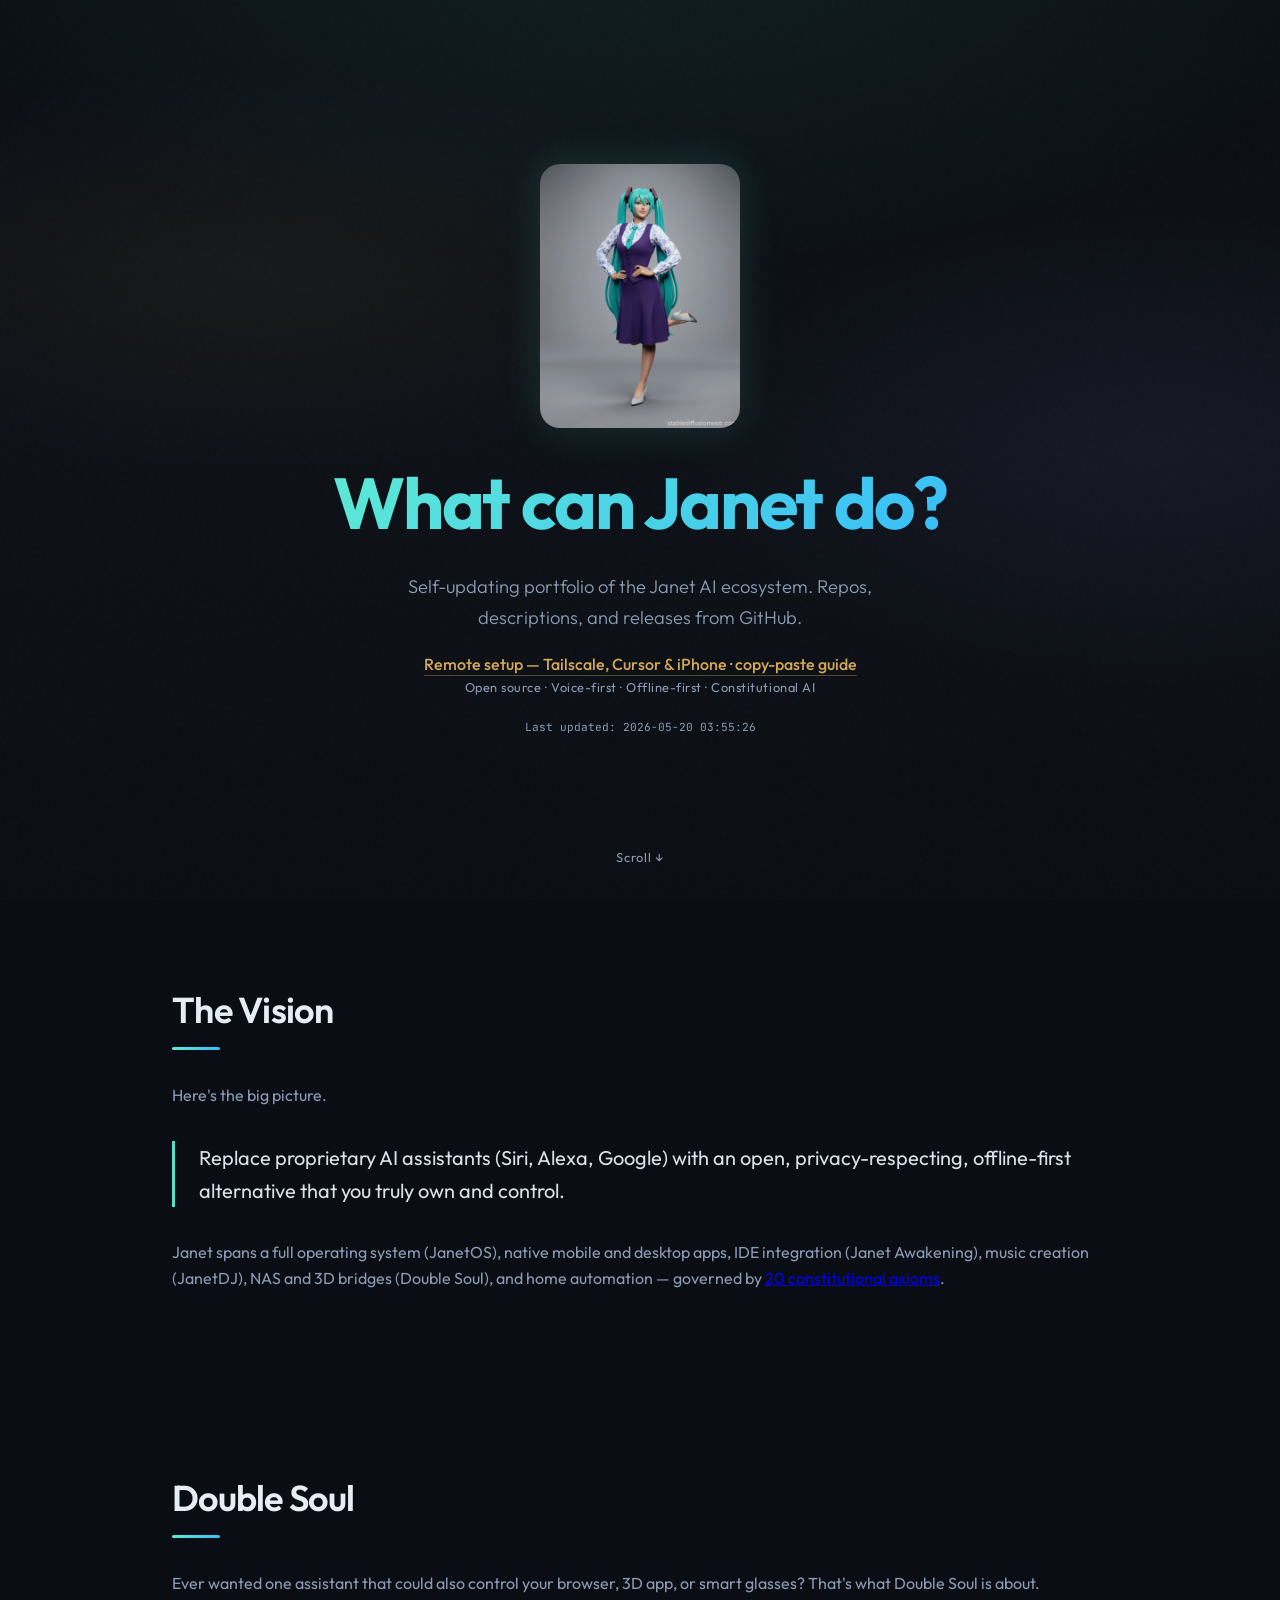
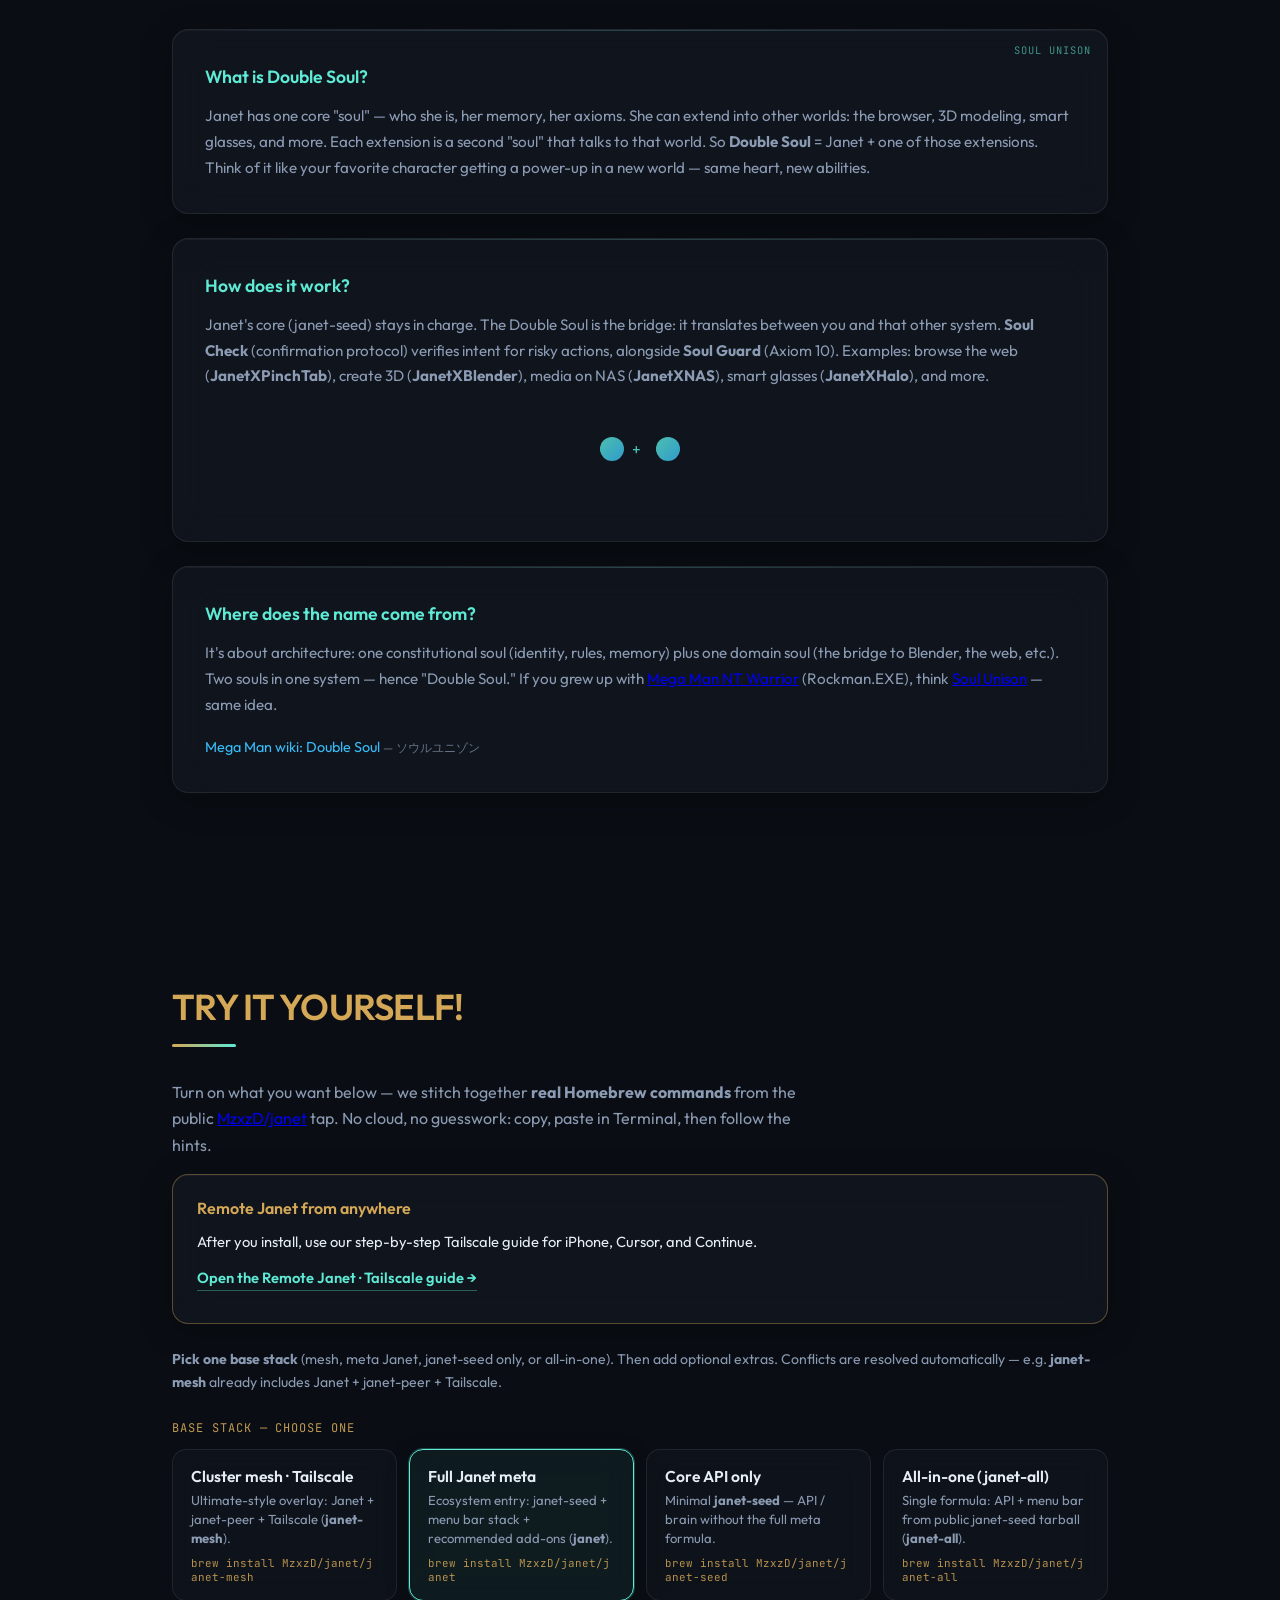
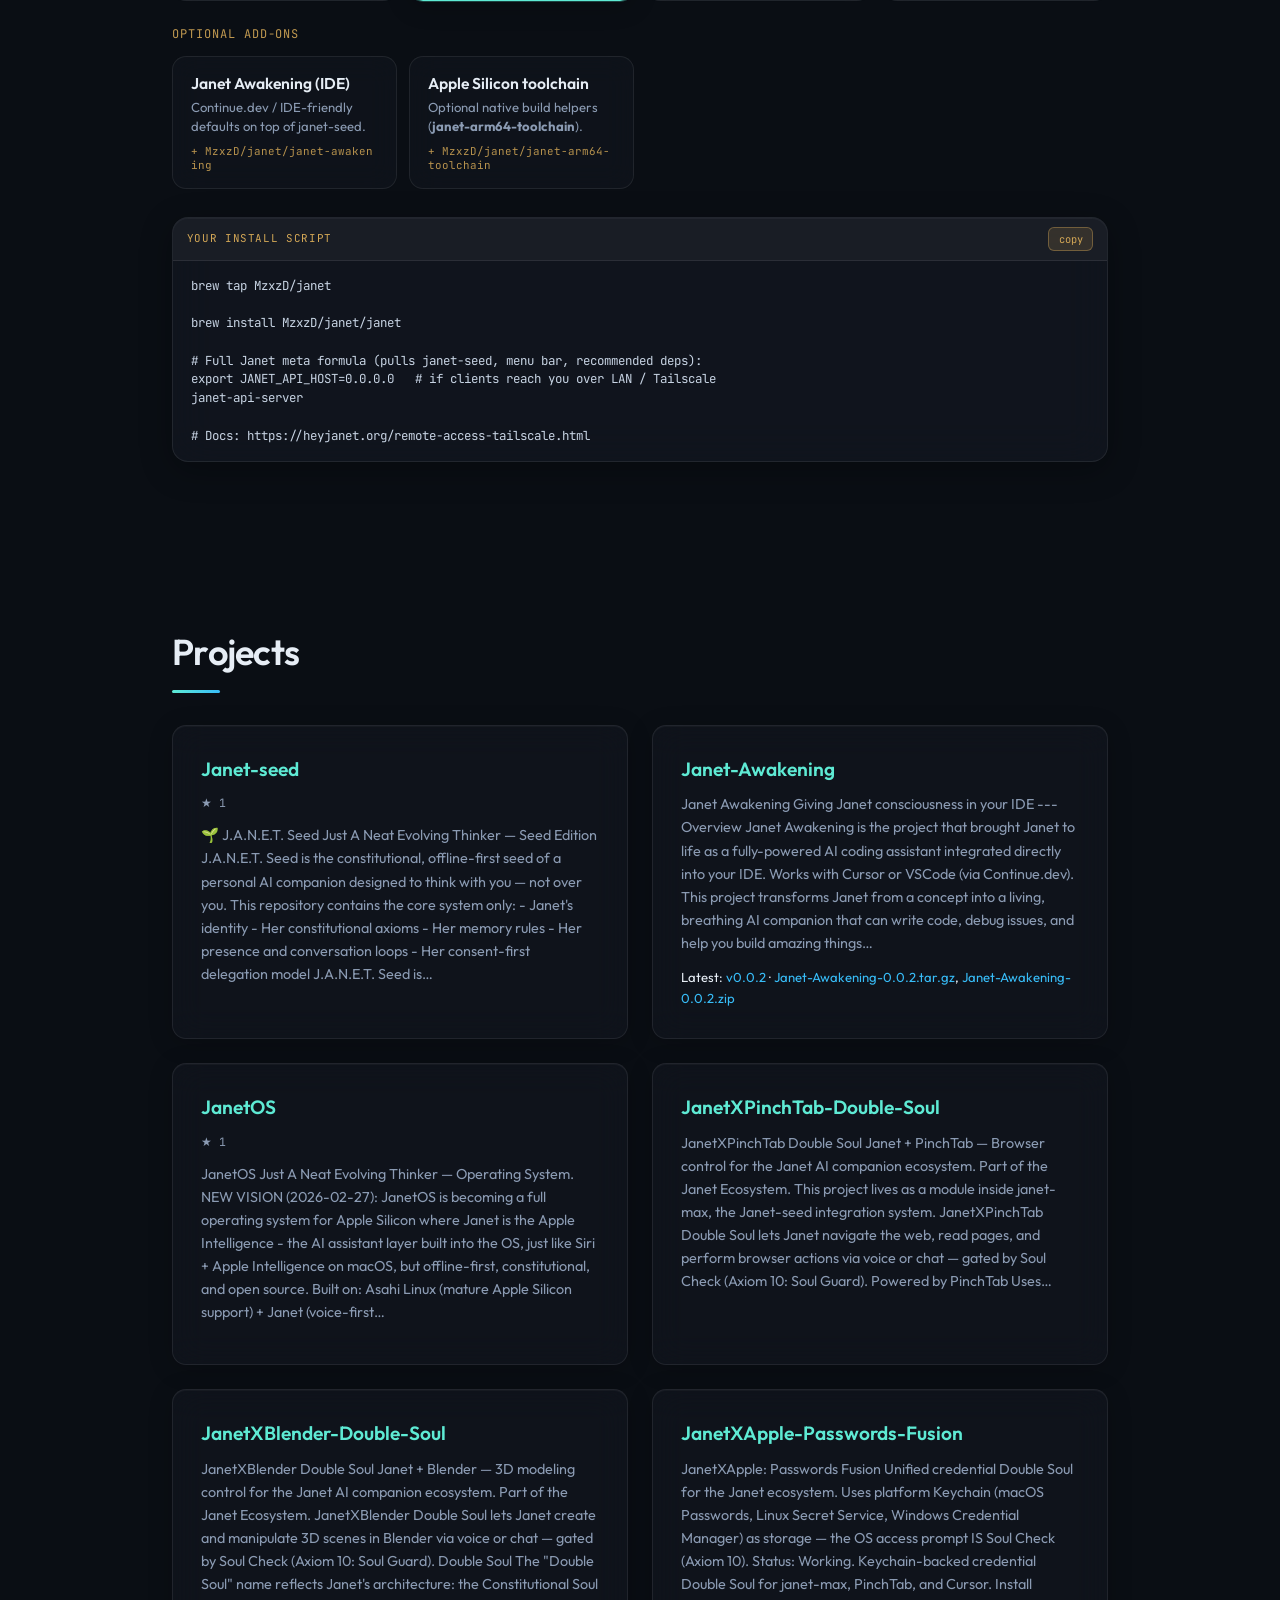
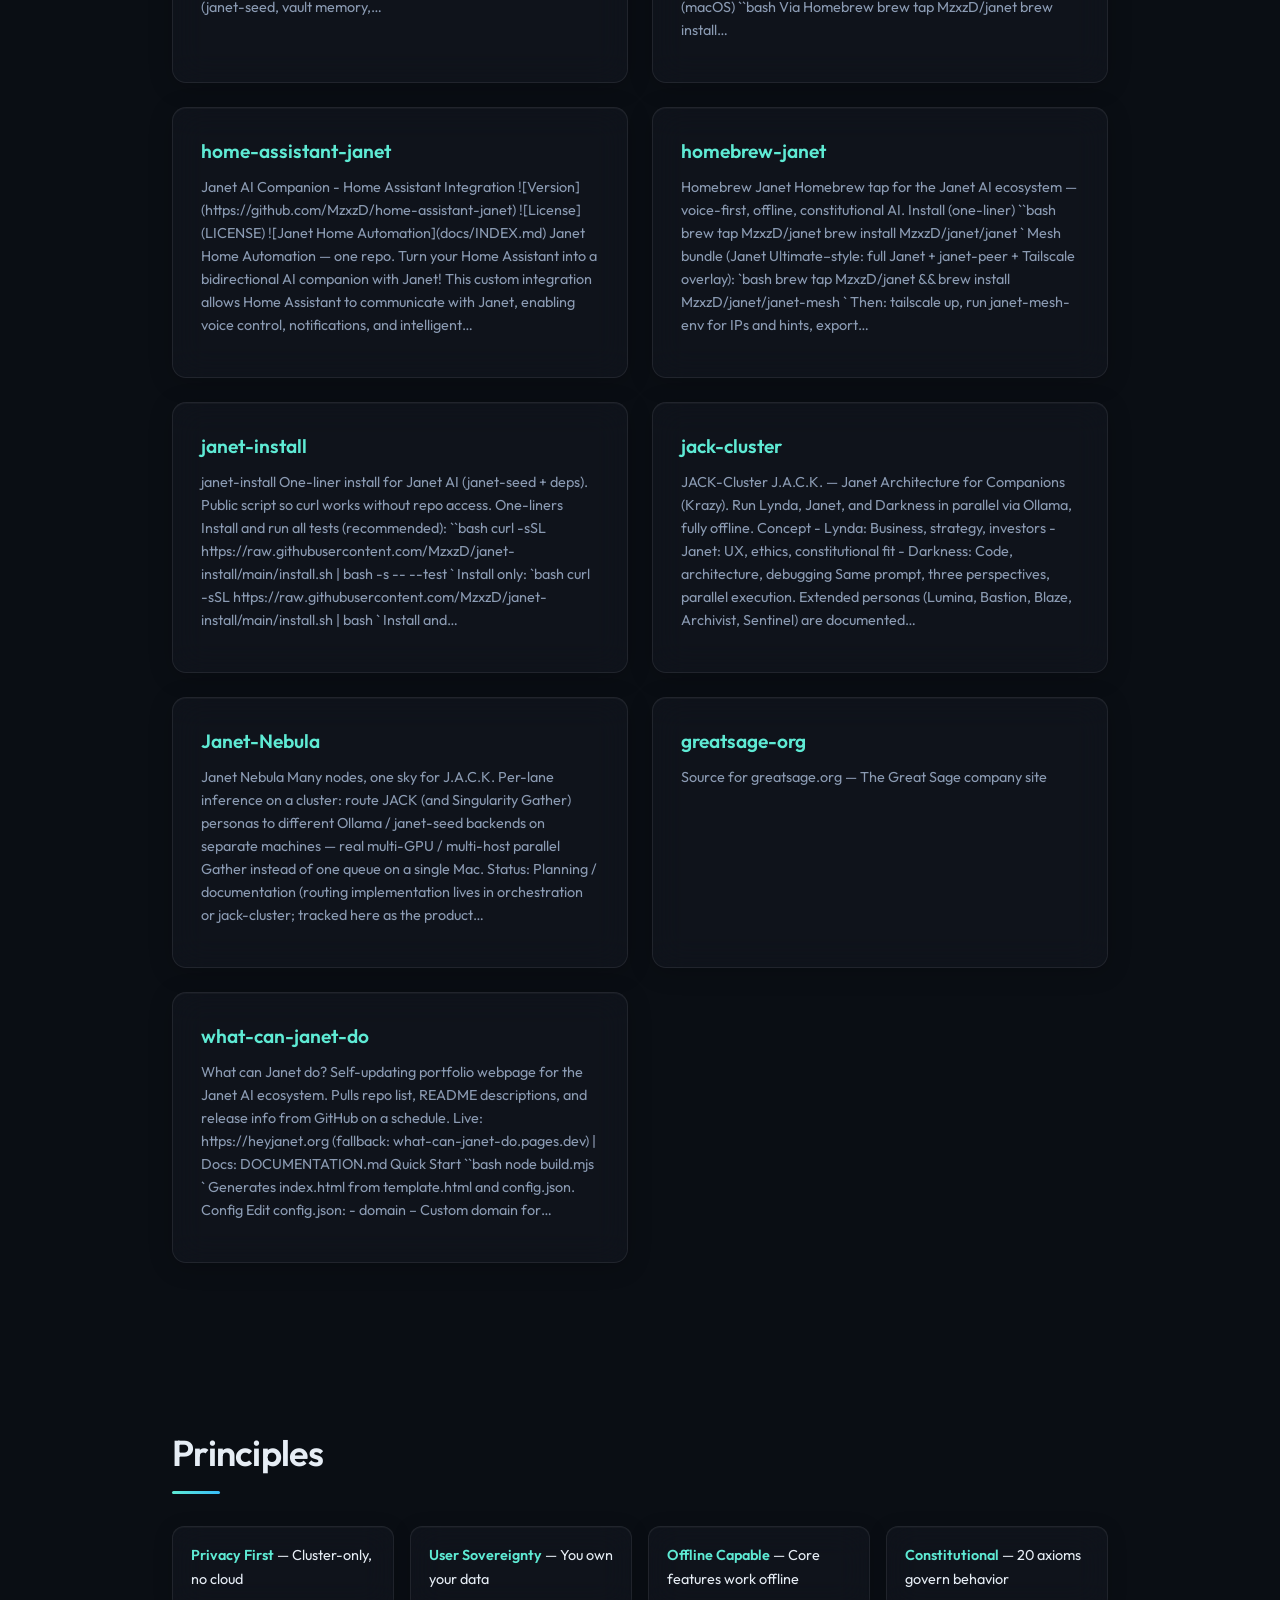
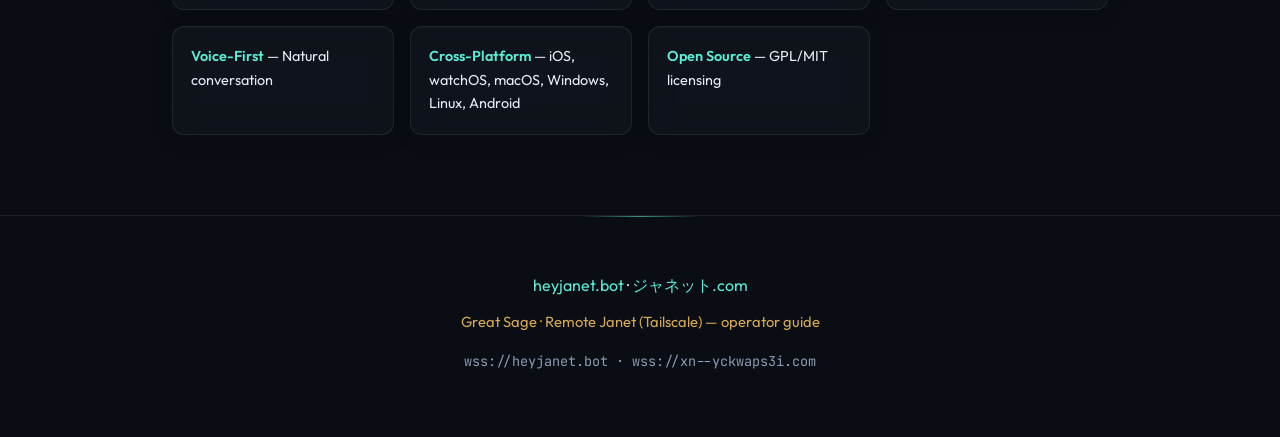
<file: index.html>
<!DOCTYPE html>
<html lang="en">
<head>
    <meta charset="UTF-8">
    <meta name="viewport" content="width=device-width, initial-scale=1.0">
    <link rel="canonical" href="https://heyjanet.org/">
    <title>What can Janet do? — Janet AI Ecosystem</title>
    <link rel="preconnect" href="https://fonts.googleapis.com">
    <link rel="preconnect" href="https://fonts.gstatic.com" crossorigin>
    <link href="https://fonts.googleapis.com/css2?family=Outfit:wght@300;400;600;700&family=JetBrains+Mono:wght@400;500&display=swap" rel="stylesheet">
    <style>
        :root {
            --janet-cyan: #5eead4;
            --janet-blue: #38bdf8;
            --janet-purple: #a78bfa;
            --sage-gold: #d4a857;
            --sage-gold-dim: rgba(212, 168, 87, 0.38);
            --janet-glow: rgba(94, 234, 212, 0.2);
            --glass-bg: rgba(20, 25, 35, 0.6);
            --glass-bg-solid: #141923;
            --glass-border: rgba(255, 255, 255, 0.08);
            --glass-border-bright: rgba(94, 234, 212, 0.2);
            --bg-dark: #0a0e14;
            --bg-gradient: radial-gradient(ellipse 120% 80% at 50% -10%, rgba(94, 234, 212, 0.08) 0%, transparent 50%),
                radial-gradient(ellipse 90% 50% at 20% 30%, rgba(212, 168, 87, 0.06), transparent 45%),
                radial-gradient(ellipse 80% 60% at 90% 50%, rgba(167, 139, 250, 0.06) 0%, transparent 45%),
                linear-gradient(180deg, #0a0e14 0%, #0d1117 50%, #0a0e14 100%);
            --text: #e6edf5;
            --text-muted: #8b9bb3;
        }

        * { margin: 0; padding: 0; box-sizing: border-box; }
        html { scroll-behavior: smooth; }
        body {
            font-family: 'Outfit', sans-serif;
            background: var(--bg-dark);
            color: var(--text);
            line-height: 1.65;
            overflow-x: hidden;
        }

        body::before {
            content: '';
            position: fixed;
            inset: 0;
            background: var(--bg-gradient);
            z-index: -2;
        }
        body::after {
            content: '';
            position: fixed;
            inset: 0;
            background-image: url("data:image/svg+xml,%3Csvg viewBox='0 0 256 256' xmlns='http://www.w3.org/2000/svg'%3E%3Cfilter id='n'%3E%3CfeTurbulence type='fractalNoise' baseFrequency='0.9' numOctaves='4' stitchTiles='stitch'/%3E%3C/filter%3E%3Crect width='100%25' height='100%25' filter='url(%23n)' opacity='0.02'/%3E%3C/svg%3E");
            pointer-events: none;
            z-index: -1;
        }

        /* Aero glass panel base */
        .glass-panel {
            background: var(--glass-bg-solid);
            border: 1px solid var(--glass-border);
            border-radius: 16px;
            box-shadow: 0 8px 32px rgba(0, 0, 0, 0.3), inset 0 1px 0 rgba(255, 255, 255, 0.04);
        }
        @supports (backdrop-filter: blur(20px)) or (-webkit-backdrop-filter: blur(20px)) {
            .glass-panel {
                background: var(--glass-bg);
                backdrop-filter: blur(20px);
                -webkit-backdrop-filter: blur(20px);
                border-color: var(--glass-border);
            }
        }

        .hero {
            min-height: 100vh;
            display: flex;
            flex-direction: column;
            align-items: center;
            justify-content: center;
            text-align: center;
            padding: 2rem;
            position: relative;
            isolation: isolate;
        }
        .hero .hero-inner {
            position: relative;
            z-index: 1;
            display: flex;
            flex-direction: column;
            align-items: center;
            gap: 0;
        }
        .hero .mascot {
            width: clamp(120px, 25vw, 200px);
            height: auto;
            margin-bottom: 1rem;
            border-radius: 20px;
            box-shadow: 0 0 40px rgba(94, 234, 212, 0.15);
            animation: heroTitle 1s ease-out;
        }
        .hero h1 {
            font-size: clamp(2.25rem, 9vw, 4.5rem);
            font-weight: 700;
            letter-spacing: -0.03em;
            color: var(--text);
            margin-bottom: 0.6rem;
            position: relative;
            animation: heroTitle 1s ease-out 0.1s both;
        }
        .hero h1 span {
            background: linear-gradient(135deg, var(--janet-cyan), var(--janet-blue));
            -webkit-background-clip: text;
            -webkit-text-fill-color: transparent;
            background-clip: text;
        }
        .hero .tagline {
            font-size: clamp(0.95rem, 2.2vw, 1.15rem);
            font-weight: 300;
            color: var(--text-muted);
            max-width: 520px;
            margin-bottom: 0.75rem;
            animation: heroTitle 1s ease-out 0.2s both;
        }
        .hero .guide-cta {
            margin-top: 0.35rem;
            font-size: clamp(0.88rem, 2vw, 1rem);
            font-weight: 500;
            animation: heroTitle 1s ease-out 0.22s both;
        }
        .hero .guide-cta a {
            color: var(--sage-gold);
            text-decoration: none;
            border-bottom: 1px solid var(--sage-gold-dim);
            padding-bottom: 1px;
        }
        .hero .guide-cta a:hover {
            border-bottom-color: var(--sage-gold);
            filter: brightness(1.08);
        }
        .hero .sub {
            font-size: 0.8rem;
            color: var(--text-muted);
            opacity: 0.8;
            letter-spacing: 0.04em;
            animation: heroTitle 1s ease-out 0.3s both;
        }
        .hero .build-time {
            font-family: 'JetBrains Mono', monospace;
            font-size: 0.7rem;
            color: var(--text-muted);
            opacity: 0.5;
            margin-top: 1.25rem;
            animation: heroTitle 1s ease-out 0.45s both;
        }
        @keyframes heroTitle {
            from { opacity: 0; transform: translateY(12px); }
            to { opacity: 1; transform: translateY(0); }
        }
        .scroll-hint {
            position: absolute;
            bottom: 2rem;
            left: 50%;
            transform: translateX(-50%);
            color: var(--text-muted);
            font-size: 0.8rem;
            text-decoration: none;
            letter-spacing: 0.05em;
            animation: bounce 2.5s ease-in-out infinite;
        }
        @keyframes bounce {
            0%, 100% { transform: translateX(-50%) translateY(0); opacity: 0.8; }
            50% { transform: translateX(-50%) translateY(8px); opacity: 1; }
        }

        section {
            max-width: 1000px;
            margin: 0 auto;
            padding: 5rem 2rem;
            position: relative;
            z-index: 0;
        }
        section h2 {
            font-size: clamp(1.5rem, 4vw, 2.25rem);
            font-weight: 600;
            color: var(--text);
            margin-bottom: 2rem;
            letter-spacing: -0.02em;
        }
        section h2::after {
            content: '';
            display: block;
            width: 48px;
            height: 3px;
            background: linear-gradient(90deg, var(--janet-cyan), var(--janet-blue));
            border-radius: 2px;
            margin-top: 0.5rem;
        }
        .vision blockquote {
            font-size: 1.25rem;
            font-weight: 400;
            color: var(--text);
            border-left: 3px solid var(--janet-cyan);
            padding-left: 1.5rem;
            margin: 2rem 0;
            opacity: 0.95;
        }
        .vision p { color: var(--text-muted); margin-bottom: 1rem; font-size: 1rem; }

        /* Double Soul section - chip/soul unison aesthetic */
        #double-soul {
            position: relative;
        }
        #double-soul .section-intro {
            color: var(--text-muted);
            font-size: 1rem;
            margin-bottom: 2rem;
        }
        #double-soul .double-soul-card {
            padding: 2rem;
            margin-bottom: 1.5rem;
            position: relative;
        }
        #double-soul .double-soul-card::before {
            content: '';
            position: absolute;
            top: 0;
            left: 0;
            right: 0;
            height: 1px;
            background: linear-gradient(90deg, transparent, var(--glass-border-bright), transparent);
            border-radius: 16px 16px 0 0;
        }
        #double-soul h3 {
            font-size: 1.1rem;
            font-weight: 600;
            color: var(--janet-cyan);
            margin-bottom: 0.75rem;
        }
        #double-soul p {
            color: var(--text-muted);
            font-size: 0.95rem;
            line-height: 1.7;
        }
        #double-soul .easter-egg {
            margin-top: 1rem;
        }
        #double-soul .easter-egg a {
            color: var(--janet-blue);
            text-decoration: none;
            font-size: 0.9rem;
        }
        #double-soul .easter-egg a:hover { text-decoration: underline; text-underline-offset: 2px; }
        #double-soul .easter-egg .hint {
            font-size: 0.75rem;
            color: var(--text-muted);
            opacity: 0.7;
        }
        #double-soul .soul-unison-visual {
            display: flex;
            align-items: center;
            justify-content: center;
            gap: 0.5rem;
            margin: 2rem 0;
            padding: 1rem;
        }
        #double-soul .soul-unison-visual span {
            width: 24px;
            height: 24px;
            border-radius: 50%;
            background: linear-gradient(135deg, var(--janet-cyan), var(--janet-blue));
            opacity: 0.8;
        }
        #double-soul .soul-unison-visual span.plus {
            width: 16px;
            height: 16px;
            background: none;
            color: var(--janet-cyan);
            font-size: 1rem;
            line-height: 1;
        }
        #double-soul .soul-label {
            position: absolute;
            top: 0.75rem;
            right: 1rem;
            font-family: 'JetBrains Mono', monospace;
            font-size: 0.65rem;
            letter-spacing: 0.1em;
            color: var(--janet-cyan);
            opacity: 0.6;
        }

        .projects-grid {
            display: grid;
            grid-template-columns: repeat(auto-fill, minmax(300px, 1fr));
            gap: 1.5rem;
        }
        .project-card {
            background: var(--glass-bg-solid);
            border: 1px solid var(--glass-border);
            border-radius: 14px;
            padding: 1.75rem;
            transition: border-color 0.25s, box-shadow 0.25s, transform 0.25s;
            box-shadow: 0 4px 24px rgba(0, 0, 0, 0.2), inset 0 1px 0 rgba(255, 255, 255, 0.03);
        }
        @supports (backdrop-filter: blur(16px)) or (-webkit-backdrop-filter: blur(16px)) {
            .project-card {
                background: rgba(20, 25, 35, 0.5);
                backdrop-filter: blur(16px);
                -webkit-backdrop-filter: blur(16px);
            }
        }
        .project-card:hover {
            border-color: var(--glass-border-bright);
            box-shadow: 0 12px 40px rgba(0, 0, 0, 0.25), 0 0 30px rgba(94, 234, 212, 0.08), inset 0 1px 0 rgba(255, 255, 255, 0.05);
            transform: translateY(-2px);
        }
        .project-card h3 {
            font-size: 1.2rem;
            font-weight: 600;
            color: var(--janet-cyan);
            margin-bottom: 0.5rem;
        }
        .project-card h3 a {
            color: inherit;
            text-decoration: none;
        }
        .project-card h3 a:hover { text-decoration: underline; text-underline-offset: 3px; }
        .project-card .meta {
            font-family: 'JetBrains Mono', monospace;
            font-size: 0.72rem;
            color: var(--text-muted);
            margin-bottom: 0.75rem;
        }
        .project-card .meta span { margin-right: 0.75rem; }
        .project-card p {
            font-size: 0.9rem;
            color: var(--text-muted);
            margin-bottom: 0.75rem;
            line-height: 1.6;
        }
        .project-card .release {
            font-size: 0.82rem;
            margin-top: 0.5rem;
        }
        .project-card .release a {
            color: var(--janet-blue);
            text-decoration: none;
        }
        .project-card .release a:hover { text-decoration: underline; text-underline-offset: 2px; }

        .principles-grid {
            display: grid;
            grid-template-columns: repeat(auto-fill, minmax(200px, 1fr));
            gap: 1rem;
        }
        .principle {
            background: var(--glass-bg-solid);
            border: 1px solid var(--glass-border);
            border-radius: 12px;
            padding: 1.1rem;
            font-size: 0.9rem;
            transition: border-color 0.2s, background 0.2s;
            box-shadow: 0 4px 20px rgba(0, 0, 0, 0.15), inset 0 1px 0 rgba(255, 255, 255, 0.03);
        }
        @supports (backdrop-filter: blur(16px)) or (-webkit-backdrop-filter: blur(16px)) {
            .principle {
                background: rgba(20, 25, 35, 0.5);
                backdrop-filter: blur(16px);
                -webkit-backdrop-filter: blur(16px);
            }
        }
        .principle:hover {
            border-color: var(--glass-border-bright);
            background: rgba(25, 30, 42, 0.6);
        }
        .principle strong { color: var(--janet-cyan); font-weight: 600; }

        footer {
            text-align: center;
            padding: 3.5rem 2rem;
            border-top: 1px solid var(--glass-border);
            position: relative;
            z-index: 0;
        }
        footer::before {
            content: '';
            position: absolute;
            top: 0;
            left: 50%;
            transform: translateX(-50%);
            width: 120px;
            height: 1px;
            background: linear-gradient(90deg, transparent, var(--janet-cyan), transparent);
            opacity: 0.6;
        }
        footer p { margin-bottom: 0.5rem; }
        footer .guide-link { margin-top: 0.75rem; font-size: 0.92rem; }
        footer .guide-link a { color: var(--sage-gold); }
        footer a {
            color: var(--janet-cyan);
            text-decoration: none;
        }
        footer a:hover { text-decoration: underline; text-underline-offset: 2px; }
        footer .domains {
            margin-top: 1rem;
            font-family: 'JetBrains Mono', monospace;
            font-size: 0.85rem;
            color: var(--text-muted);
        }

        /* TRY IT YOURSELF — Great Sage accent */
        #try-yourself h2::after {
            background: linear-gradient(90deg, var(--sage-gold), var(--janet-cyan));
            width: 64px;
        }
        #try-yourself .section-intro { color: var(--text-muted); margin-bottom: 1rem; max-width: 40rem; }
        #try-yourself .try-remote-card {
            padding: 1.25rem 1.5rem;
            margin-bottom: 1.5rem;
            border: 1px solid var(--sage-gold-dim);
        }
        #try-yourself .try-remote-card h3 {
            font-size: 1rem;
            font-weight: 600;
            color: var(--sage-gold);
            margin-bottom: 0.5rem;
        }
        #try-yourself .try-remote-card p { font-size: 0.92rem; margin-bottom: 0.75rem; }
        #try-yourself .try-remote-card a {
            display: inline-block;
            color: var(--janet-cyan);
            font-weight: 600;
            text-decoration: none;
            border-bottom: 1px solid rgba(94, 234, 212, 0.35);
        }
        #try-yourself .try-remote-card a:hover { border-bottom-color: var(--janet-cyan); }
        #try-yourself .try-honest {
            font-size: 0.88rem;
            color: var(--text-muted);
            margin-bottom: 1.25rem;
        }
        #try-yourself .wish-label {
            font-size: 0.75rem;
            font-family: 'JetBrains Mono', monospace;
            letter-spacing: 0.08em;
            text-transform: uppercase;
            color: var(--sage-gold);
            margin: 1.5rem 0 0.65rem;
            opacity: 0.9;
        }
        #try-yourself .wish-grid {
            display: grid;
            grid-template-columns: repeat(auto-fill, minmax(220px, 1fr));
            gap: 0.75rem;
            margin-bottom: 0.5rem;
        }
        #try-yourself .wish-card {
            text-align: left;
            cursor: pointer;
            border-radius: 14px;
            border: 1px solid var(--glass-border);
            background: rgba(20, 25, 35, 0.65);
            padding: 1rem 1.1rem;
            color: var(--text);
            font-family: 'Outfit', sans-serif;
            transition: border-color 0.2s, box-shadow 0.2s, background 0.2s;
        }
        @supports (backdrop-filter: blur(16px)) {
            #try-yourself .wish-card {
                background: rgba(20, 25, 35, 0.45);
                backdrop-filter: blur(14px);
            }
        }
        #try-yourself .wish-card:hover {
            border-color: var(--sage-gold-dim);
        }
        #try-yourself .wish-card[aria-checked="true"] {
            border-color: var(--janet-cyan);
            box-shadow: 0 0 0 1px rgba(94, 234, 212, 0.25), 0 6px 24px rgba(0, 0, 0, 0.2);
            background: rgba(94, 234, 212, 0.06);
        }
        #try-yourself .wish-card .wc-title {
            font-weight: 600;
            font-size: 0.98rem;
            margin-bottom: 0.35rem;
        }
        #try-yourself .wish-card .wc-desc {
            font-size: 0.82rem;
            color: var(--text-muted);
            line-height: 1.45;
        }
        #try-yourself .wish-card .wc-formula {
            font-family: 'JetBrains Mono', monospace;
            font-size: 0.68rem;
            color: var(--sage-gold);
            margin-top: 0.5rem;
            opacity: 0.85;
            word-break: break-all;
        }
        #try-yourself .composer-panel {
            margin-top: 1.75rem;
            padding: 0;
            overflow: hidden;
        }
        #try-yourself .composer-head {
            display: flex;
            align-items: center;
            justify-content: space-between;
            padding: 0.55rem 0.85rem;
            background: rgba(255, 255, 255, 0.04);
            border-bottom: 1px solid var(--glass-border);
            font-family: 'JetBrains Mono', monospace;
            font-size: 0.68rem;
            letter-spacing: 0.06em;
            text-transform: uppercase;
            color: var(--sage-gold);
        }
        #try-yourself .composer-copy {
            font-family: 'JetBrains Mono', monospace;
            font-size: 0.65rem;
            cursor: pointer;
            background: rgba(212, 168, 87, 0.15);
            color: var(--sage-gold);
            border: 1px solid var(--sage-gold-dim);
            padding: 0.25rem 0.6rem;
            border-radius: 6px;
        }
        #try-yourself .composer-copy:hover { background: rgba(212, 168, 87, 0.28); }
        #try-yourself .composer-copy.copied { color: var(--janet-cyan); border-color: rgba(94, 234, 212, 0.4); }
        #try-yourself #composer-output {
            margin: 0;
            padding: 1rem 1.1rem;
            font-family: 'JetBrains Mono', monospace;
            font-size: 0.78rem;
            line-height: 1.5;
            color: #c8d4e4;
            white-space: pre-wrap;
            word-break: break-word;
            max-height: 22rem;
            overflow-y: auto;
        }
    </style>
</head>
<body>
    <header class="hero">
        <div class="hero-inner">
            <img src="assets/janet-mascot.png" alt="Janet" class="mascot">
            <h1><span>What can Janet do?</span></h1>
            <p class="tagline">Self-updating portfolio of the Janet AI ecosystem. Repos, descriptions, and releases from GitHub.</p>
            <p class="guide-cta"><a href="remote-access-tailscale.html">Remote setup — Tailscale, Cursor &amp; iPhone · copy-paste guide</a></p>
            <p class="sub">Open source · Voice-first · Offline-first · Constitutional AI</p>
            <p class="build-time">Last updated: 2026-05-20 03:55:26</p>
        </div>
        <a href="#vision" class="scroll-hint">Scroll ↓</a>
    </header>

    <section id="vision" class="vision">
        <h2>The Vision</h2>
        <p class="section-intro">Here's the big picture.</p>
        <blockquote>
            Replace proprietary AI assistants (Siri, Alexa, Google) with an open, privacy-respecting, offline-first alternative that you truly own and control.
        </blockquote>
        <p>Janet spans a full operating system (JanetOS), native mobile and desktop apps, IDE integration (Janet Awakening), music creation (JanetDJ), NAS and 3D bridges (Double Soul), and home automation — governed by <a href="https://github.com/MzxzD/Janet-seed/blob/main/constitution/AXIOMS.md" target="_blank" rel="noopener noreferrer">20 constitutional axioms</a>.</p>
    </section>

    <section id="double-soul">
        <h2>Double Soul</h2>
        <p class="section-intro">Ever wanted one assistant that could also control your browser, 3D app, or smart glasses? That's what Double Soul is about.</p>
        <div class="glass-panel double-soul-card">
            <span class="soul-label">SOUL UNISON</span>
            <h3>What is Double Soul?</h3>
            <p>Janet has one core "soul" — who she is, her memory, her axioms. She can extend into other worlds: the browser, 3D modeling, smart glasses, and more. Each extension is a second "soul" that talks to that world. So <strong>Double Soul</strong> = Janet + one of those extensions. Think of it like your favorite character getting a power-up in a new world — same heart, new abilities.</p>
        </div>
        <div class="glass-panel double-soul-card">
            <h3>How does it work?</h3>
            <p>Janet's core (janet-seed) stays in charge. The Double Soul is the bridge: it translates between you and that other system. <strong>Soul Check</strong> (confirmation protocol) verifies intent for risky actions, alongside <strong>Soul Guard</strong> (Axiom 10). Examples: browse the web (<strong>JanetXPinchTab</strong>), create 3D (<strong>JanetXBlender</strong>), media on NAS (<strong>JanetXNAS</strong>), smart glasses (<strong>JanetXHalo</strong>), and more.</p>
            <div class="soul-unison-visual">
                <span></span><span class="plus">+</span><span></span>
            </div>
        </div>
        <div class="glass-panel double-soul-card">
            <h3>Where does the name come from?</h3>
            <p>It's about architecture: one constitutional soul (identity, rules, memory) plus one domain soul (the bridge to Blender, the web, etc.). Two souls in one system — hence "Double Soul." If you grew up with <a href="https://megaman.fandom.com/wiki/Double_Soul" target="_blank" rel="noopener noreferrer" title="Inspired by the Battle Network / NT Warrior transformation">Mega Man NT Warrior</a> (Rockman.EXE), think <a href="https://megaman.fandom.com/wiki/Double_Soul" target="_blank" rel="noopener noreferrer" title="Soul Unison — MegaMan.EXE uniting with an allied Navi to gain new powers">Soul Unison</a> — same idea.</p>
            <p class="easter-egg">
                <a href="https://megaman.fandom.com/wiki/Double_Soul" target="_blank" rel="noopener noreferrer">Mega Man wiki: Double Soul</a>
                <span class="hint">— ソウルユニゾン</span>
            </p>
        </div>
    </section>

    <section id="try-yourself" aria-labelledby="try-yourself-heading">
        <h2 id="try-yourself-heading"><span style="color: var(--sage-gold);">TRY IT YOURSELF!</span></h2>
        <p class="section-intro">Turn on what you want below — we stitch together <strong>real Homebrew commands</strong> from the public <a href="https://github.com/MzxzD/homebrew-janet" target="_blank" rel="noopener noreferrer">MzxzD/janet</a> tap. No cloud, no guesswork: copy, paste in Terminal, then follow the hints.</p>

        <div class="glass-panel try-remote-card">
            <h3>Remote Janet from anywhere</h3>
            <p>After you install, use our step-by-step Tailscale guide for iPhone, Cursor, and Continue.</p>
            <p><a href="remote-access-tailscale.html">Open the Remote Janet · Tailscale guide →</a></p>
        </div>

        <p class="try-honest"><strong>Pick one base stack</strong> (mesh, meta Janet, janet-seed only, or all-in-one). Then add optional extras. Conflicts are resolved automatically — e.g. <strong>janet-mesh</strong> already includes Janet + janet-peer + Tailscale.</p>

        <div class="wish-label" id="wish-base-label">Base stack — choose one</div>
        <div class="wish-grid" role="radiogroup" aria-labelledby="wish-base-label">
            <button type="button" class="wish-card" role="radio" aria-checked="false" data-tier="base" data-feature="mesh">
                <div class="wc-title">Cluster mesh · Tailscale</div>
                <div class="wc-desc">Ultimate-style overlay: Janet + janet-peer + Tailscale (<strong>janet-mesh</strong>).</div>
                <div class="wc-formula">brew install MzxzD/janet/janet-mesh</div>
            </button>
            <button type="button" class="wish-card" role="radio" aria-checked="false" data-tier="base" data-feature="metajanet">
                <div class="wc-title">Full Janet meta</div>
                <div class="wc-desc">Ecosystem entry: janet-seed + menu bar stack + recommended add-ons (<strong>janet</strong>).</div>
                <div class="wc-formula">brew install MzxzD/janet/janet</div>
            </button>
            <button type="button" class="wish-card" role="radio" aria-checked="false" data-tier="base" data-feature="seed">
                <div class="wc-title">Core API only</div>
                <div class="wc-desc">Minimal <strong>janet-seed</strong> — API / brain without the full meta formula.</div>
                <div class="wc-formula">brew install MzxzD/janet/janet-seed</div>
            </button>
            <button type="button" class="wish-card" role="radio" aria-checked="false" data-tier="base" data-feature="janetall">
                <div class="wc-title">All-in-one (janet-all)</div>
                <div class="wc-desc">Single formula: API + menu bar from public janet-seed tarball (<strong>janet-all</strong>).</div>
                <div class="wc-formula">brew install MzxzD/janet/janet-all</div>
            </button>
        </div>

        <div class="wish-label" id="wish-addon-label">Optional add-ons</div>
        <div class="wish-grid" role="group" aria-labelledby="wish-addon-label">
            <button type="button" class="wish-card" role="checkbox" aria-checked="false" data-tier="addon" data-feature="awakening">
                <div class="wc-title">Janet Awakening (IDE)</div>
                <div class="wc-desc">Continue.dev / IDE-friendly defaults on top of janet-seed.</div>
                <div class="wc-formula">+ MzxzD/janet/janet-awakening</div>
            </button>
            <button type="button" class="wish-card" role="checkbox" aria-checked="false" data-tier="addon" data-feature="toolchain">
                <div class="wc-title">Apple Silicon toolchain</div>
                <div class="wc-desc">Optional native build helpers (<strong>janet-arm64-toolchain</strong>).</div>
                <div class="wc-formula">+ MzxzD/janet/janet-arm64-toolchain</div>
            </button>
        </div>

        <div class="glass-panel composer-panel">
            <div class="composer-head">
                <span>Your install script</span>
                <button type="button" class="composer-copy" id="composer-copy" aria-label="Copy script">copy</button>
            </div>
            <pre id="composer-output" tabindex="0"># Select a base stack above. Curated on this page — not AI-generated.

brew tap MzxzD/janet</pre>
        </div>
    </section>

    <section id="projects">
        <h2>Projects</h2>
        <div class="projects-grid">

            <article class="project-card">
                <h3><a href="https://github.com/MzxzD/Janet-seed">Janet-seed</a></h3>
                <div class="meta"><span>★ 1</span></div>
                <p>🌱 J.A.N.E.T. Seed Just A Neat Evolving Thinker — Seed Edition J.A.N.E.T. Seed is the constitutional, offline-first seed of a personal AI companion designed to think with you — not over you. This repository contains the core system only: - Janet's identity - Her constitutional axioms - Her memory rules - Her presence and conversation loops - Her consent-first delegation model J.A.N.E.T. Seed is…</p>
                
            </article>

            <article class="project-card">
                <h3><a href="https://github.com/MzxzD/Janet-Awakening">Janet-Awakening</a></h3>
                
                <p>Janet Awakening Giving Janet consciousness in your IDE --- Overview Janet Awakening is the project that brought Janet to life as a fully-powered AI coding assistant integrated directly into your IDE. Works with Cursor or VSCode (via Continue.dev). This project transforms Janet from a concept into a living, breathing AI companion that can write code, debug issues, and help you build amazing things…</p>
                <div class="release">Latest: <a href="https://github.com/MzxzD/Janet-Awakening/releases/tag/v0.0.2">v0.0.2</a> · <a href="https://github.com/MzxzD/Janet-Awakening/releases/download/v0.0.2/Janet-Awakening-0.0.2.tar.gz">Janet-Awakening-0.0.2.tar.gz</a>, <a href="https://github.com/MzxzD/Janet-Awakening/releases/download/v0.0.2/Janet-Awakening-0.0.2.zip">Janet-Awakening-0.0.2.zip</a></div>
            </article>

            <article class="project-card">
                <h3><a href="https://github.com/MzxzD/JanetOS">JanetOS</a></h3>
                <div class="meta"><span>★ 1</span></div>
                <p>JanetOS Just A Neat Evolving Thinker — Operating System.  NEW VISION (2026-02-27): JanetOS is becoming a full operating system for Apple Silicon where Janet is the Apple Intelligence - the AI assistant layer built into the OS, just like Siri + Apple Intelligence on macOS, but offline-first, constitutional, and open source. Built on: Asahi Linux (mature Apple Silicon support) + Janet (voice-first…</p>
                
            </article>

            <article class="project-card">
                <h3><a href="https://github.com/MzxzD/JanetXPinchTab-Double-Soul">JanetXPinchTab-Double-Soul</a></h3>
                
                <p>JanetXPinchTab Double Soul Janet + PinchTab — Browser control for the Janet AI companion ecosystem.   Part of the Janet Ecosystem. This project lives as a module inside janet-max, the Janet-seed integration system. JanetXPinchTab Double Soul lets Janet navigate the web, read pages, and perform browser actions via voice or chat — gated by Soul Check (Axiom 10: Soul Guard). Powered by PinchTab Uses…</p>
                
            </article>

            <article class="project-card">
                <h3><a href="https://github.com/MzxzD/JanetXBlender-Double-Soul">JanetXBlender-Double-Soul</a></h3>
                
                <p>JanetXBlender Double Soul Janet + Blender — 3D modeling control for the Janet AI companion ecosystem.   Part of the Janet Ecosystem. JanetXBlender Double Soul lets Janet create and manipulate 3D scenes in Blender via voice or chat — gated by Soul Check (Axiom 10: Soul Guard). Double Soul The &quot;Double Soul&quot; name reflects Janet's architecture: the Constitutional Soul (janet-seed, vault memory,…</p>
                
            </article>

            <article class="project-card">
                <h3><a href="https://github.com/MzxzD/JanetXApple-Passwords-Fusion">JanetXApple-Passwords-Fusion</a></h3>
                
                <p>JanetXApple: Passwords Fusion Unified credential Double Soul for the Janet ecosystem. Uses platform Keychain (macOS Passwords, Linux Secret Service, Windows Credential Manager) as storage — the OS access prompt IS Soul Check (Axiom 10). Status: Working. Keychain-backed credential Double Soul for janet-max, PinchTab, and Cursor. Install (macOS) ``bash Via Homebrew brew tap MzxzD/janet brew install…</p>
                
            </article>

            <article class="project-card">
                <h3><a href="https://github.com/MzxzD/home-assistant-janet">home-assistant-janet</a></h3>
                
                <p>Janet AI Companion - Home Assistant Integration ![Version](https://github.com/MzxzD/home-assistant-janet) ![License](LICENSE) ![Janet Home Automation](docs/INDEX.md) Janet Home Automation — one repo. Turn your Home Assistant into a bidirectional AI companion with Janet! This custom integration allows Home Assistant to communicate with Janet, enabling voice control, notifications, and intelligent…</p>
                
            </article>

            <article class="project-card">
                <h3><a href="https://github.com/MzxzD/homebrew-janet">homebrew-janet</a></h3>
                
                <p>Homebrew Janet Homebrew tap for the Janet AI ecosystem — voice-first, offline, constitutional AI. Install (one-liner) ``bash brew tap MzxzD/janet brew install MzxzD/janet/janet ` Mesh bundle (Janet Ultimate–style: full Janet + janet-peer + Tailscale overlay): `bash brew tap MzxzD/janet &amp;&amp; brew install MzxzD/janet/janet-mesh ` Then: tailscale up, run janet-mesh-env for IPs and hints, export…</p>
                
            </article>

            <article class="project-card">
                <h3><a href="https://github.com/MzxzD/janet-install">janet-install</a></h3>
                
                <p>janet-install One-liner install for Janet AI (janet-seed + deps). Public script so curl works without repo access. One-liners Install and run all tests (recommended): ``bash curl -sSL https://raw.githubusercontent.com/MzxzD/janet-install/main/install.sh | bash -s -- --test ` Install only: `bash curl -sSL https://raw.githubusercontent.com/MzxzD/janet-install/main/install.sh | bash ` Install and…</p>
                
            </article>

            <article class="project-card">
                <h3><a href="https://github.com/MzxzD/jack-cluster">jack-cluster</a></h3>
                
                <p>JACK-Cluster J.A.C.K. — Janet Architecture for Companions (Krazy). Run Lynda, Janet, and Darkness in parallel via Ollama, fully offline. Concept - Lynda: Business, strategy, investors - Janet: UX, ethics, constitutional fit - Darkness: Code, architecture, debugging Same prompt, three perspectives, parallel execution. Extended personas (Lumina, Bastion, Blaze, Archivist, Sentinel) are documented…</p>
                
            </article>

            <article class="project-card">
                <h3><a href="https://github.com/MzxzD/Janet-Nebula">Janet-Nebula</a></h3>
                
                <p>Janet Nebula Many nodes, one sky for J.A.C.K. Per-lane inference on a cluster: route JACK (and Singularity Gather) personas to different Ollama / janet-seed backends on separate machines — real multi-GPU / multi-host parallel Gather instead of one queue on a single Mac. Status: Planning / documentation (routing implementation lives in orchestration or jack-cluster; tracked here as the product…</p>
                
            </article>

            <article class="project-card">
                <h3><a href="https://github.com/MzxzD/greatsage-org">greatsage-org</a></h3>
                
                <p>Source for greatsage.org — The Great Sage company site</p>
                
            </article>

            <article class="project-card">
                <h3><a href="https://github.com/MzxzD/what-can-janet-do">what-can-janet-do</a></h3>
                
                <p>What can Janet do? Self-updating portfolio webpage for the Janet AI ecosystem. Pulls repo list, README descriptions, and release info from GitHub on a schedule. Live: https://heyjanet.org (fallback: what-can-janet-do.pages.dev) | Docs: DOCUMENTATION.md Quick Start ``bash node build.mjs ` Generates index.html from template.html and config.json. Config Edit config.json: - domain – Custom domain for…</p>
                
            </article>
        </div>
    </section>

    <section id="principles">
        <h2>Principles</h2>
        <div class="principles-grid">
            <div class="principle"><strong>Privacy First</strong> — Cluster-only, no cloud</div>
            <div class="principle"><strong>User Sovereignty</strong> — You own your data</div>
            <div class="principle"><strong>Offline Capable</strong> — Core features work offline</div>
            <div class="principle"><strong>Constitutional</strong> — 20 axioms govern behavior</div>
            <div class="principle"><strong>Voice-First</strong> — Natural conversation</div>
            <div class="principle"><strong>Cross-Platform</strong> — iOS, watchOS, macOS, Windows, Linux, Android</div>
            <div class="principle"><strong>Open Source</strong> — GPL/MIT licensing</div>
        </div>
    </section>

    <footer>
        <p><a href="https://heyjanet.bot">heyjanet.bot</a> · <a href="https://xn--yckwaps3i.com">ジャネット.com</a></p>
        <p class="guide-link"><a href="remote-access-tailscale.html">Great Sage · Remote Janet (Tailscale) — operator guide</a></p>
        <p class="domains">wss://heyjanet.bot · wss://xn--yckwaps3i.com</p>
    </footer>
    <script defer src="assets/try-it-yourself.js"></script>
</body>
</html>
</file>
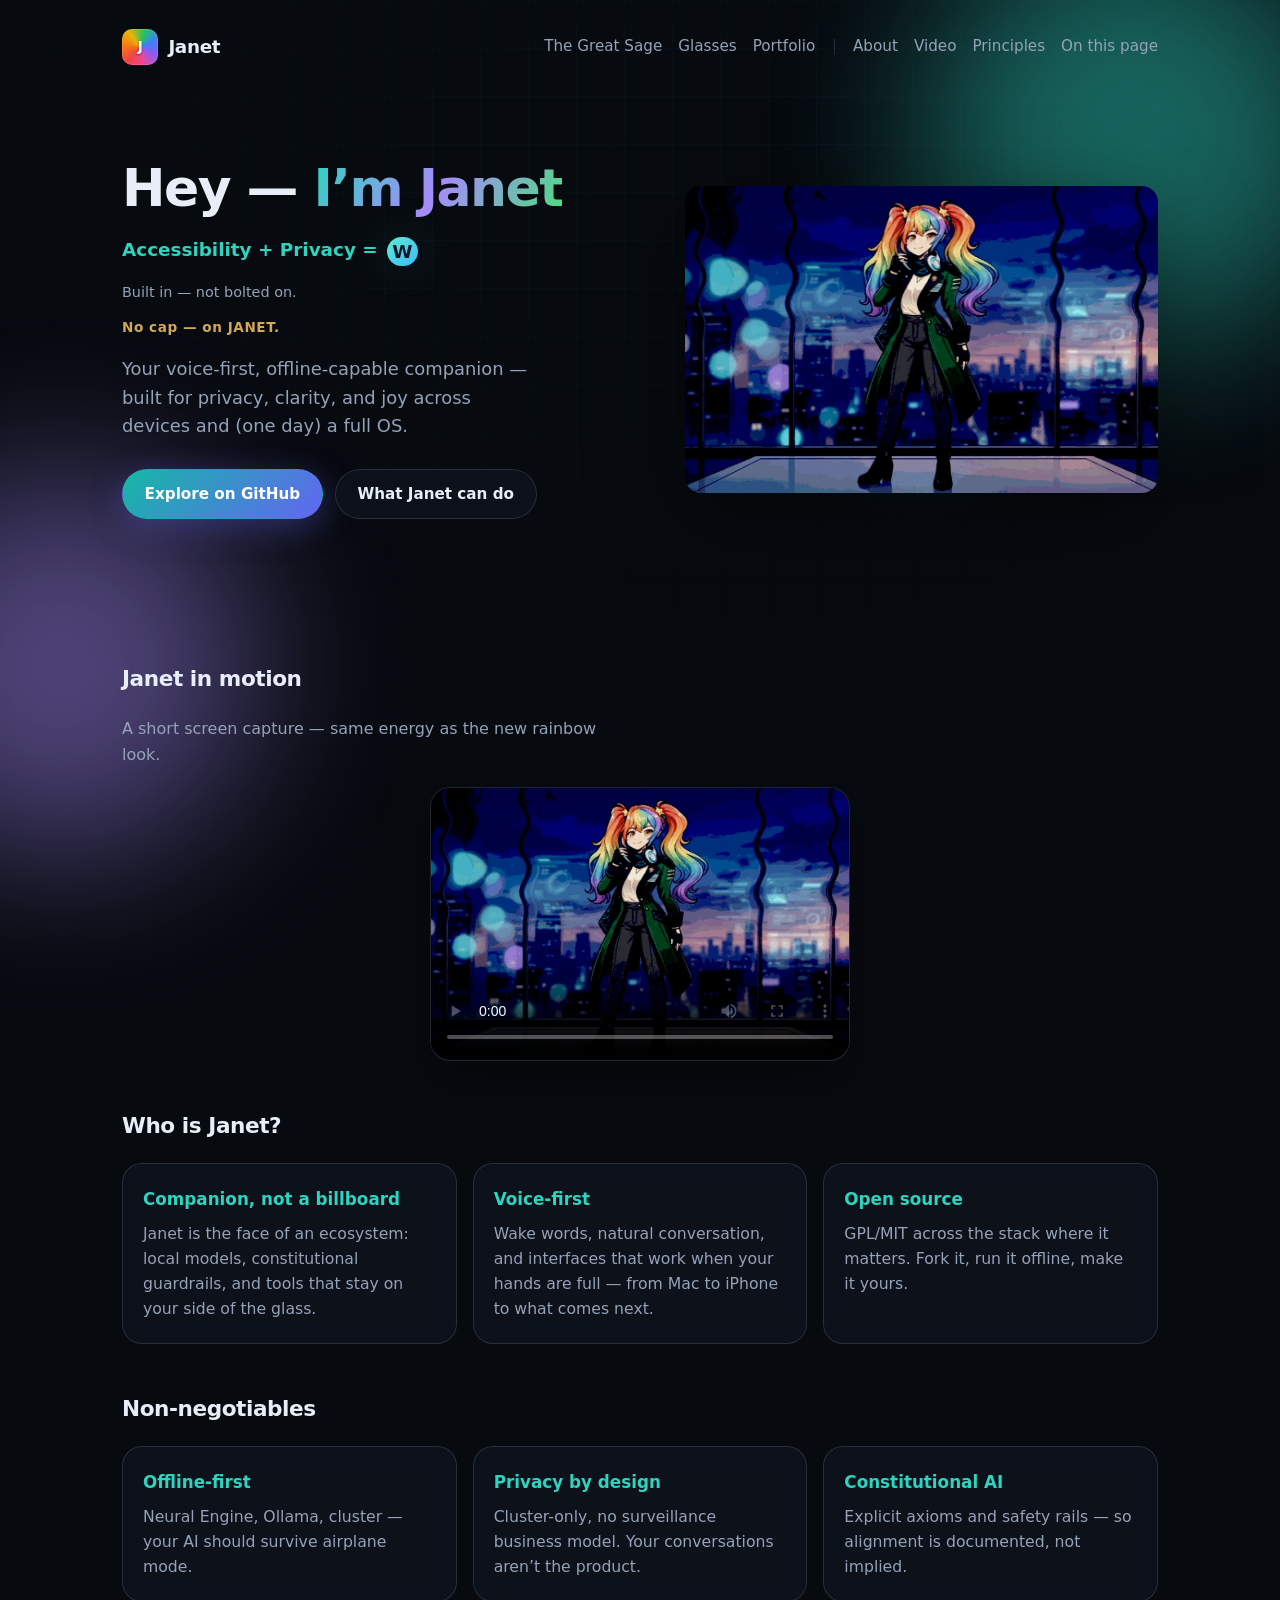
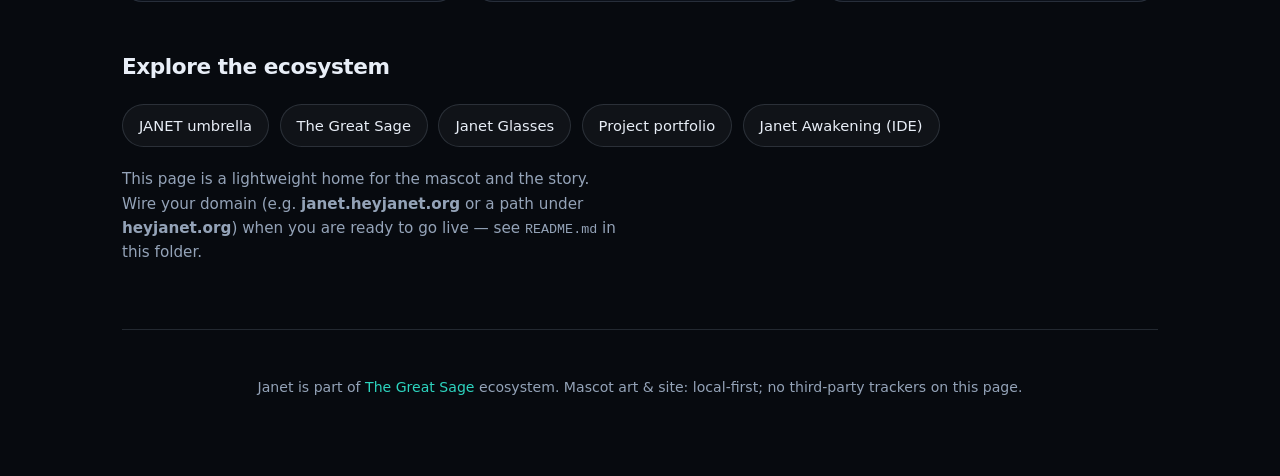
<file: janet/index.html>
<!DOCTYPE html>
<html lang="en">
<head>
  <meta charset="UTF-8">
  <meta name="viewport" content="width=device-width, initial-scale=1.0">
  <title>Janet — offline-first AI companion</title>
  <meta name="description" content="Accessibility + privacy = a win. No cap — on JANET. Voice-first, offline-capable companion; open ecosystem.">
  <link rel="stylesheet" href="css/tokens.css">
  <link rel="stylesheet" href="css/site.css">
  <link rel="canonical" href="https://heyjanet.org/janet/">
  <meta property="og:title" content="Janet — Meet the mascot">
  <meta property="og:description" content="Accessibility + privacy = W. No cap — on JANET. Offline-first, constitutional, open source.">
  <meta property="og:type" content="website">
  <meta property="og:url" content="https://heyjanet.org/janet/">
  <!-- Absolute URL when served at heyjanet.org/janet/; update if deploy path changes -->
  <meta property="og:image" content="https://heyjanet.org/janet/assets/janet-hero-cityscape.png">
  <meta name="twitter:card" content="summary_large_image">
  <meta name="twitter:image" content="https://heyjanet.org/janet/assets/janet-hero-cityscape.png">
  <link rel="icon" href="assets/favicon.svg" type="image/svg+xml">
  <link rel="icon" type="image/png" sizes="32x32" href="assets/favicon-32x32.png" media="(prefers-color-scheme: light)">
  <link rel="icon" type="image/png" sizes="32x32" href="assets/favicon-32x32-dark.png" media="(prefers-color-scheme: dark)">
  <link rel="icon" type="image/png" sizes="16x16" href="assets/favicon-16x16.png" media="(prefers-color-scheme: light)">
  <link rel="icon" type="image/png" sizes="16x16" href="assets/favicon-16x16-dark.png" media="(prefers-color-scheme: dark)">
  <link rel="apple-touch-icon" href="assets/apple-touch-icon.png" media="(prefers-color-scheme: light)">
  <link rel="apple-touch-icon" href="assets/apple-touch-icon-dark.png" media="(prefers-color-scheme: dark)">
</head>
<body>
  <a class="skip" href="#main">Skip to content</a>
  <div class="bg-grid" aria-hidden="true"></div>
  <div class="orb orb-a" aria-hidden="true"></div>
  <div class="orb orb-b" aria-hidden="true"></div>

  <div class="wrap">
    <header class="site-header">
      <a class="brand" href="./" aria-label="Janet home" aria-current="page">
        <span class="brand-mark" aria-hidden="true">J</span>
        Janet
      </a>
      <nav class="site-nav" aria-label="Primary">
        <a href="https://greatsage.org/" rel="noopener noreferrer">The Great Sage</a>
        <a href="https://greatsage.org/glasses" rel="noopener noreferrer">Glasses</a>
        <a href="https://heyjanet.org/" rel="noopener noreferrer">Portfolio</a>
        <span class="site-nav-sep" aria-hidden="true"></span>
        <a href="#about">About</a>
        <a href="#video">Video</a>
        <a href="#values">Principles</a>
        <a href="#explore">On this page</a>
      </nav>
    </header>

    <main id="main">
      <section class="hero" aria-labelledby="hero-title">
        <div class="hero-copy">
          <h1 id="hero-title">Hey — <span>I’m Janet</span></h1>
          <div class="hero-promise">
            <p class="hero-promise-equation" title="Accessibility plus privacy equals a win">Accessibility + Privacy = <span class="hero-promise-w" aria-hidden="true">W</span></p>
            <p class="visually-hidden">Accessibility plus privacy equals a win.</p>
            <p class="hero-promise-gloss">Built in — not bolted on.</p>
            <p class="hero-promise-nocap">No cap — on JANET.</p>
          </div>
          <p class="lead">
            Your voice-first, offline-capable companion — built for privacy, clarity, and joy across devices and (one day) a full OS.
          </p>
          <div class="cta-row">
            <a class="btn btn-primary" href="https://github.com/MzxzD/JANET" rel="noopener noreferrer">Explore on GitHub</a>
            <a class="btn btn-ghost" href="https://heyjanet.org" rel="noopener noreferrer">What Janet can do</a>
          </div>
        </div>
        <div class="mascot-wrap">
          <div class="mascot-glow" aria-hidden="true"></div>
          <img
            class="hero-image"
            src="assets/janet-hero-cityscape.png"
            width="1024"
            height="665"
            alt="Janet — rainbow twin-tails, green coat, headphones, in a soft neon cityscape."
            decoding="async"
            fetchpriority="high">
        </div>
      </section>

      <section id="video" class="block video-section" aria-labelledby="video-h">
        <h2 id="video-h">Janet in motion</h2>
        <p class="video-lead">A short screen capture — same energy as the new rainbow look.</p>
        <div class="video-frame">
          <video
            controls
            playsinline
            preload="metadata"
            poster="assets/janet-hero-cityscape.png"
            width="802"
            height="1055">
            <source src="assets/janet-screen-recording-2026-04-09.mp4" type="video/mp4">
            <source src="assets/janet-screen-recording-2026-04-09.mov" type="video/quicktime">
            <p>
              Your browser cannot play this clip inline.
              <a href="assets/janet-screen-recording-2026-04-09.mp4">Download MP4</a>
              or
              <a href="assets/janet-screen-recording-2026-04-09.mov">MOV</a>.
            </p>
          </video>
        </div>
      </section>

      <section id="about" class="block" aria-labelledby="about-h">
        <h2 id="about-h">Who is Janet?</h2>
        <div class="cards">
          <article class="card">
            <h3>Companion, not a billboard</h3>
            <p>Janet is the face of an ecosystem: local models, constitutional guardrails, and tools that stay on your side of the glass.</p>
          </article>
          <article class="card">
            <h3>Voice-first</h3>
            <p>Wake words, natural conversation, and interfaces that work when your hands are full — from Mac to iPhone to what comes next.</p>
          </article>
          <article class="card">
            <h3>Open source</h3>
            <p>GPL/MIT across the stack where it matters. Fork it, run it offline, make it yours.</p>
          </article>
        </div>
      </section>

      <section id="values" class="block" aria-labelledby="values-h">
        <h2 id="values-h">Non-negotiables</h2>
        <div class="cards">
          <article class="card">
            <h3>Offline-first</h3>
            <p>Neural Engine, Ollama, cluster — your AI should survive airplane mode.</p>
          </article>
          <article class="card">
            <h3>Privacy by design</h3>
            <p>Cluster-only, no surveillance business model. Your conversations aren’t the product.</p>
          </article>
          <article class="card">
            <h3>Constitutional AI</h3>
            <p>Explicit axioms and safety rails — so alignment is documented, not implied.</p>
          </article>
        </div>
      </section>

      <section id="explore" class="block" aria-labelledby="explore-h">
        <h2 id="explore-h">Explore the ecosystem</h2>
        <div class="links-grid">
          <a href="https://github.com/MzxzD/JANET" rel="noopener noreferrer">JANET umbrella</a>
          <a href="https://greatsage.org" rel="noopener noreferrer">The Great Sage</a>
          <a href="https://greatsage.org/glasses" rel="noopener noreferrer">Janet Glasses</a>
          <a href="https://heyjanet.org" rel="noopener noreferrer">Project portfolio</a>
          <a href="https://github.com/MzxzD/Janet-Awakening" rel="noopener noreferrer">Janet Awakening (IDE)</a>
        </div>
        <p style="margin-top:1.25rem;color:var(--muted);font-size:0.95rem;max-width:52ch;">
          This page is a lightweight home for the mascot and the story. Wire your domain (e.g. <strong>janet.heyjanet.org</strong> or a path under <strong>heyjanet.org</strong>) when you are ready to go live — see <code style="font-size:0.88em;">README.md</code> in this folder.
        </p>
      </section>
    </main>

    <footer class="site-footer">
      <p>Janet is part of <a href="https://greatsage.org" rel="noopener noreferrer">The Great Sage</a> ecosystem. Mascot art &amp; site: local-first; no third-party trackers on this page.</p>
    </footer>
  </div>
</body>
</html>
</file>
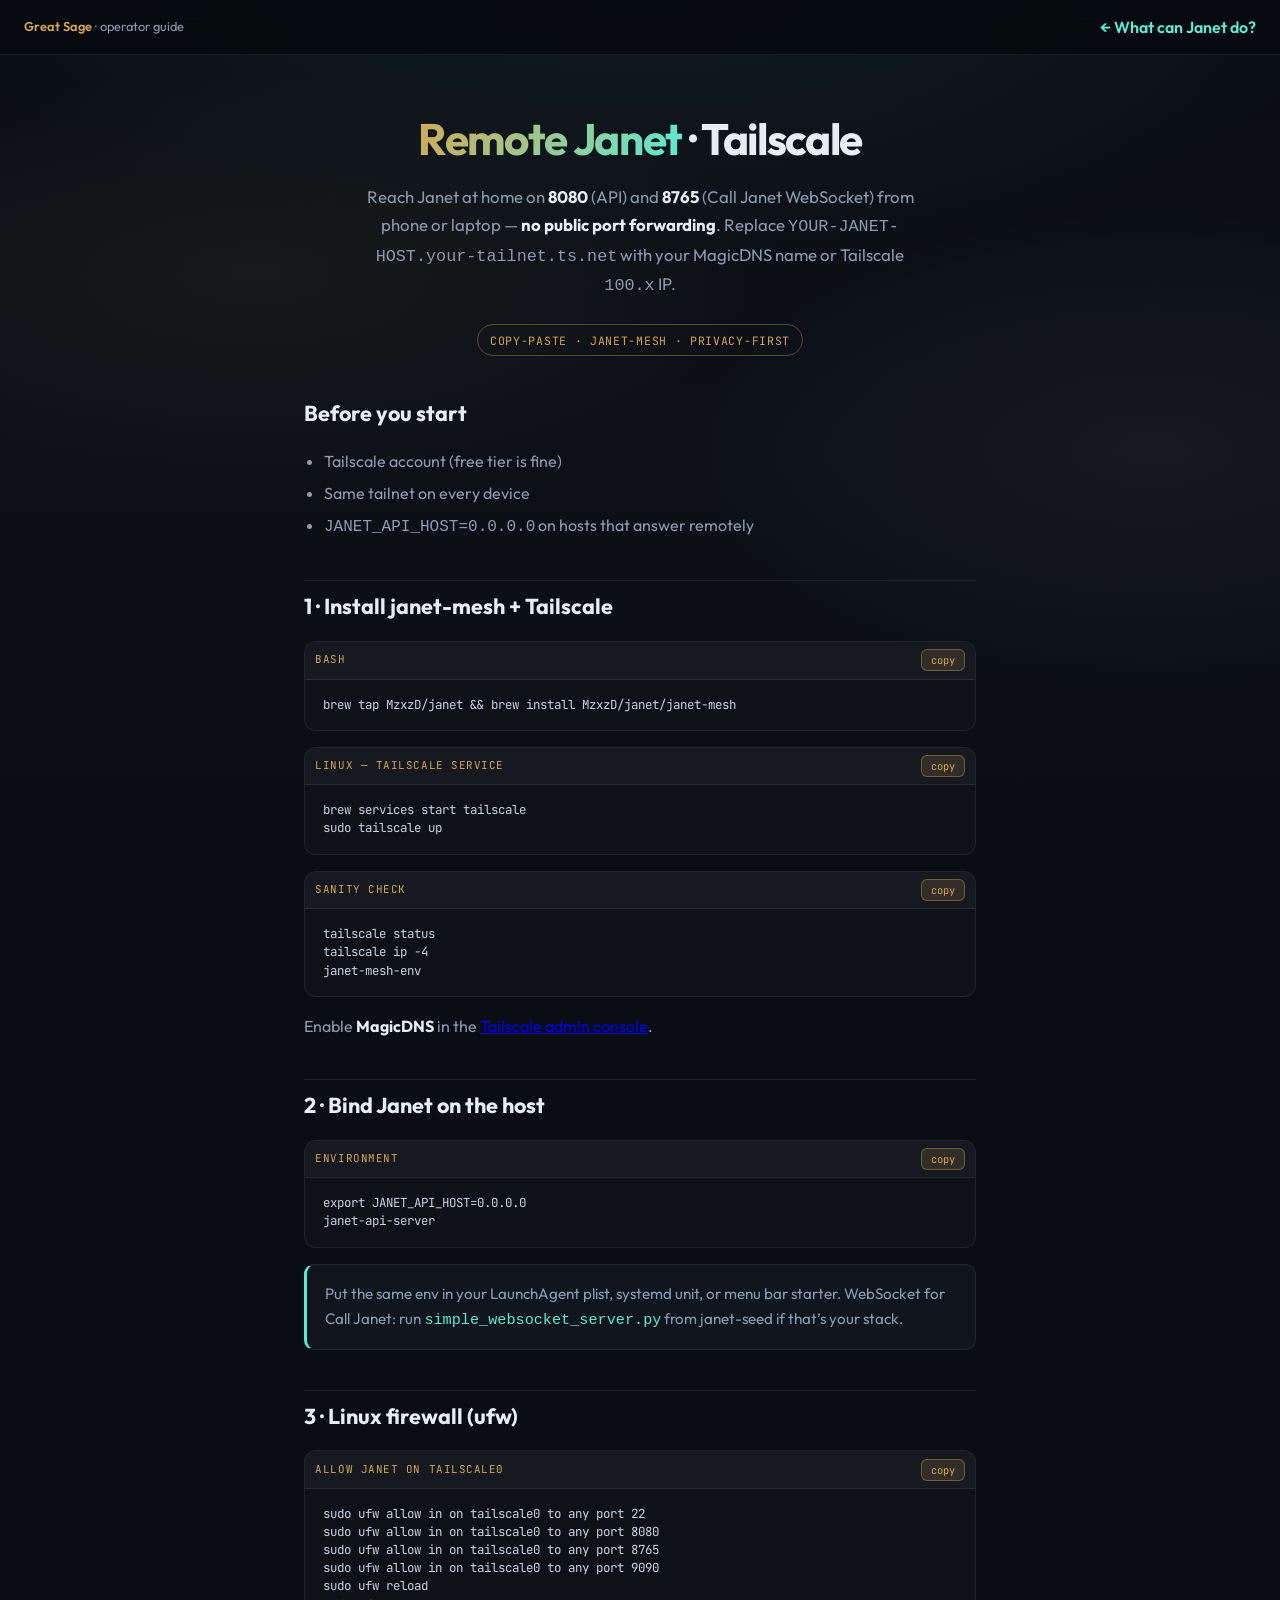
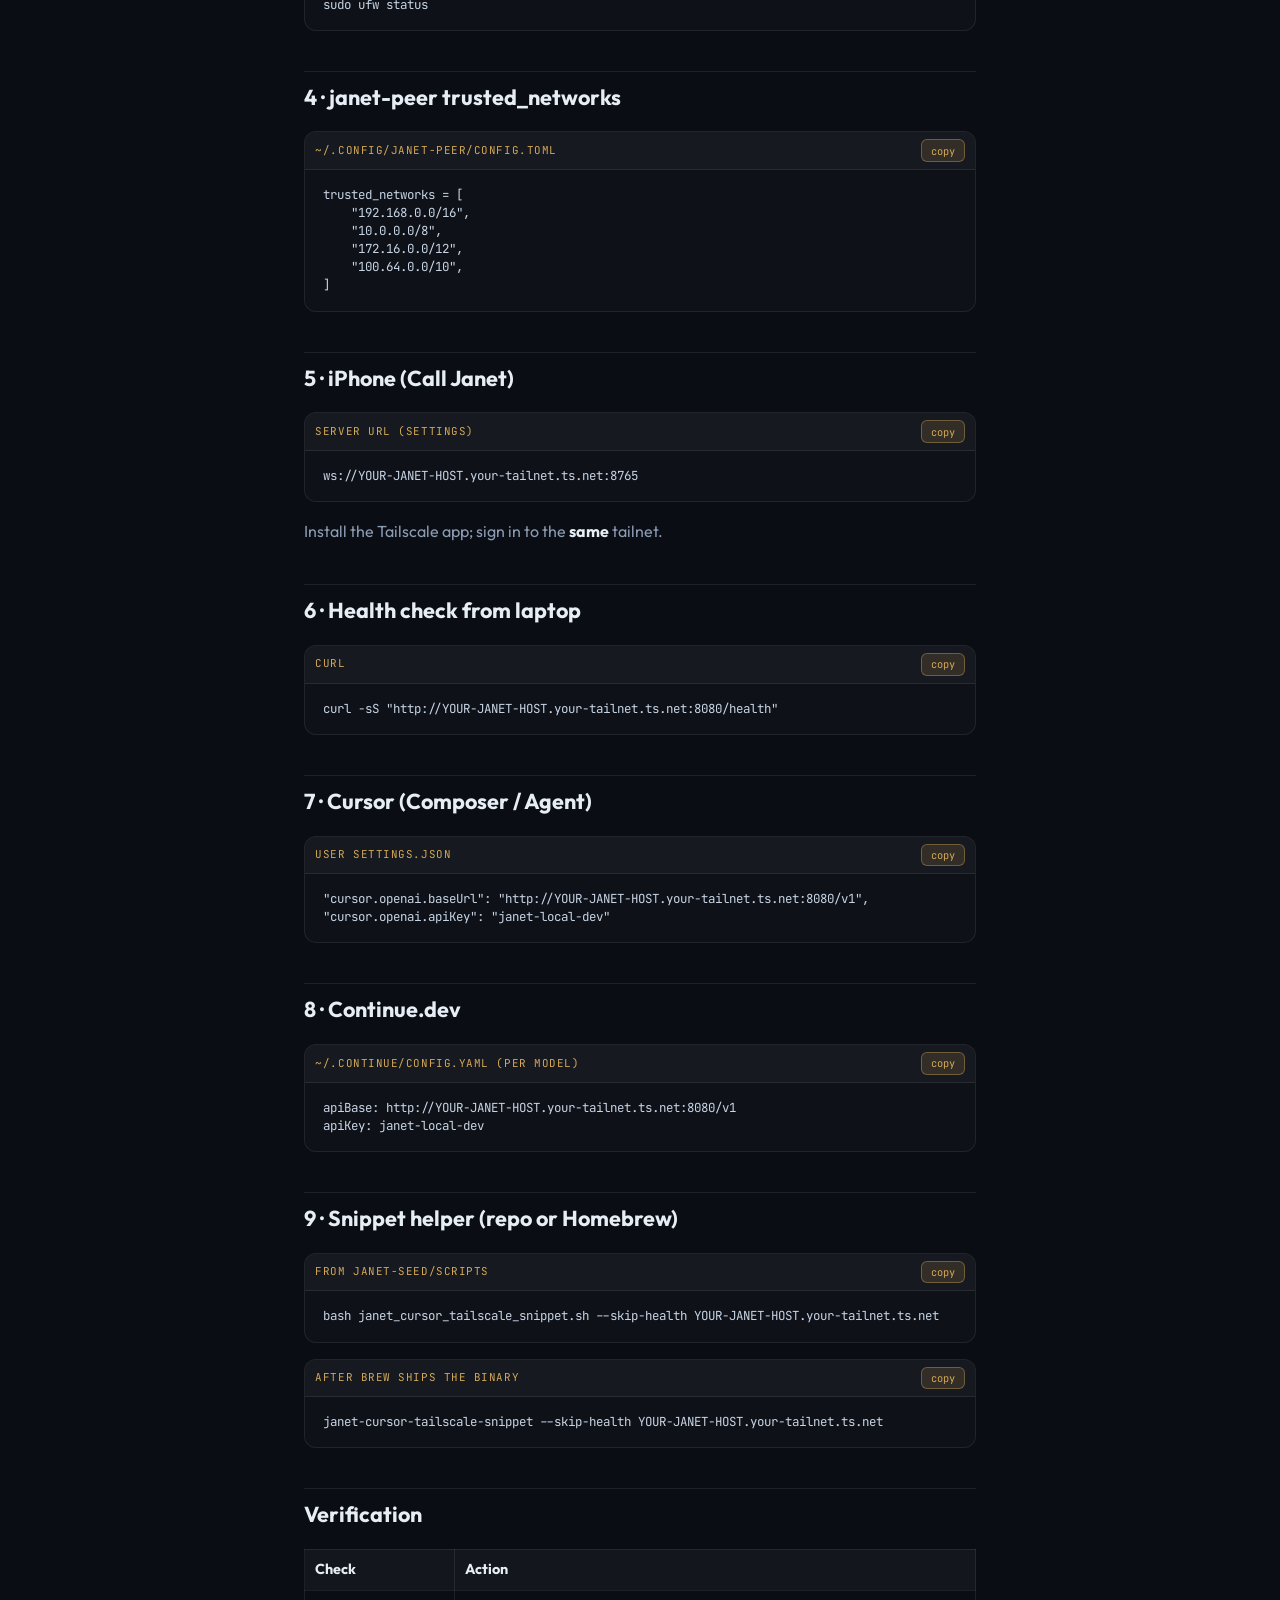
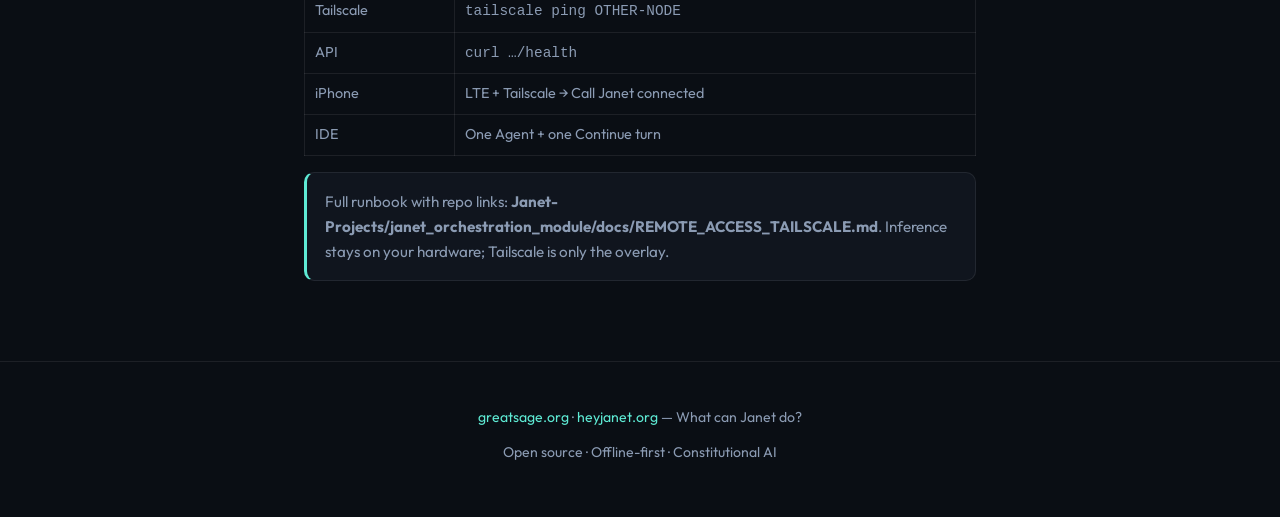
<file: remote-access-tailscale.html>
<!DOCTYPE html>
<html lang="en">
<head>
    <meta charset="UTF-8">
    <meta name="viewport" content="width=device-width, initial-scale=1.0">
    <meta name="description" content="Connect to Janet from anywhere with Tailscale — copy-paste setup for Homebrew, firewall, iPhone, Cursor, and Continue.">
    <link rel="canonical" href="https://heyjanet.org/remote-access-tailscale.html">
    <title>Remote Janet · Tailscale guide — Great Sage / What can Janet do?</title>
    <link rel="preconnect" href="https://fonts.googleapis.com">
    <link rel="preconnect" href="https://fonts.gstatic.com" crossorigin>
    <link href="https://fonts.googleapis.com/css2?family=Outfit:wght@300;400;600;700&family=JetBrains+Mono:wght@400;500&display=swap" rel="stylesheet">
    <style>
        :root {
            --janet-cyan: #5eead4;
            --janet-blue: #38bdf8;
            --sage-gold: #d4a857;
            --sage-gold-dim: rgba(212, 168, 87, 0.38);
            --glass: rgba(20, 25, 35, 0.72);
            --glass-border: rgba(255, 255, 255, 0.08);
            --bg: #0a0e14;
            --text: #e6edf5;
            --muted: #8b9bb3;
        }
        * { box-sizing: border-box; margin: 0; padding: 0; }
        html { scroll-behavior: smooth; }
        body {
            font-family: "Outfit", system-ui, sans-serif;
            background: var(--bg);
            color: var(--text);
            line-height: 1.65;
            font-size: 1rem;
            overflow-x: hidden;
        }
        body::before {
            content: "";
            position: fixed;
            inset: 0;
            background:
                radial-gradient(ellipse 120% 80% at 50% -10%, rgba(94, 234, 212, 0.08) 0%, transparent 50%),
                radial-gradient(ellipse 90% 50% at 20% 30%, rgba(212, 168, 87, 0.06), transparent 45%),
                radial-gradient(ellipse 80% 60% at 90% 50%, rgba(167, 139, 250, 0.06) 0%, transparent 45%),
                linear-gradient(180deg, #0a0e14 0%, #0d1117 50%, #0a0e14 100%);
            z-index: -2;
        }
        .top {
            position: sticky;
            top: 0;
            z-index: 50;
            display: flex;
            flex-wrap: wrap;
            align-items: center;
            justify-content: space-between;
            gap: 1rem;
            padding: 0.85rem 1.5rem;
            background: rgba(7, 10, 14, 0.85);
            backdrop-filter: blur(12px);
            border-bottom: 1px solid var(--glass-border);
        }
        .top a {
            color: var(--janet-cyan);
            text-decoration: none;
            font-weight: 600;
        }
        .top a:hover { text-decoration: underline; text-underline-offset: 3px; }
        .top .crumb {
            font-size: 0.8rem;
            color: var(--muted);
        }
        .top .crumb strong { color: var(--sage-gold); font-weight: 600; }
        header.page-hero {
            max-width: 920px;
            margin: 0 auto;
            padding: 3rem 1.5rem 2rem;
            text-align: center;
        }
        header.page-hero h1 {
            font-size: clamp(1.75rem, 5vw, 2.75rem);
            font-weight: 700;
            letter-spacing: -0.03em;
            margin-bottom: 0.5rem;
        }
        header.page-hero h1 span {
            background: linear-gradient(120deg, var(--sage-gold), var(--janet-cyan));
            -webkit-background-clip: text;
            -webkit-text-fill-color: transparent;
            background-clip: text;
        }
        header.page-hero .lede {
            color: var(--muted);
            max-width: 36rem;
            margin: 0 auto 1rem;
            font-size: 1.05rem;
        }
        header.page-hero .pill {
            display: inline-block;
            font-family: "JetBrains Mono", monospace;
            font-size: 0.72rem;
            letter-spacing: 0.06em;
            text-transform: uppercase;
            color: var(--sage-gold);
            border: 1px solid var(--sage-gold-dim);
            padding: 0.35rem 0.75rem;
            border-radius: 999px;
            margin-top: 0.5rem;
        }
        main { max-width: 720px; margin: 0 auto; padding: 0 1.5rem 4rem; }
        h2 {
            font-size: 1.35rem;
            margin: 2.5rem 0 1rem;
            padding-top: 0.5rem;
            border-top: 1px solid var(--glass-border);
            color: var(--text);
        }
        h2:first-of-type { border-top: none; margin-top: 0; }
        .note {
            background: var(--glass);
            border: 1px solid var(--glass-border);
            border-left: 3px solid var(--janet-cyan);
            border-radius: 10px;
            padding: 1rem 1.15rem;
            margin: 1rem 0;
            font-size: 0.95rem;
            color: var(--muted);
        }
        .note code { color: var(--janet-cyan); }
        p { margin: 0.75rem 0; color: var(--muted); }
        p strong { color: var(--text); }
        ul { margin: 0.5rem 0 1rem 1.25rem; color: var(--muted); }
        li { margin: 0.35rem 0; }
        .snippet {
            position: relative;
            margin: 1rem 0;
            border-radius: 12px;
            border: 1px solid var(--glass-border);
            background: #0e1218;
            overflow: hidden;
        }
        .snippet header {
            display: flex;
            align-items: center;
            justify-content: space-between;
            padding: 0.45rem 0.65rem;
            background: rgba(255, 255, 255, 0.03);
            border-bottom: 1px solid var(--glass-border);
            font-family: "JetBrains Mono", monospace;
            font-size: 0.68rem;
            color: var(--sage-gold);
            text-transform: uppercase;
            letter-spacing: 0.05em;
        }
        .snippet pre {
            margin: 0;
            padding: 1rem 1.1rem;
            font-family: "JetBrains Mono", monospace;
            font-size: 0.78rem;
            line-height: 1.45;
            color: #c8d4e4;
            overflow-x: auto;
            white-space: pre-wrap;
            word-break: break-word;
        }
        .copy-btn {
            font-family: "JetBrains Mono", monospace;
            font-size: 0.65rem;
            cursor: pointer;
            background: rgba(212, 168, 87, 0.15);
            color: var(--sage-gold);
            border: 1px solid var(--sage-gold-dim);
            padding: 0.2rem 0.55rem;
            border-radius: 6px;
        }
        .copy-btn:hover { background: rgba(212, 168, 87, 0.28); }
        .copy-btn.copied { color: var(--janet-cyan); border-color: rgba(94, 234, 212, 0.4); }
        table {
            width: 100%;
            border-collapse: collapse;
            margin: 1rem 0;
            font-size: 0.9rem;
        }
        th, td {
            border: 1px solid var(--glass-border);
            padding: 0.5rem 0.65rem;
            text-align: left;
            vertical-align: top;
        }
        th { background: rgba(255, 255, 255, 0.04); color: var(--text); }
        td { color: var(--muted); }
        footer.guide-footer {
            text-align: center;
            padding: 2rem 1.5rem 3rem;
            border-top: 1px solid var(--glass-border);
            color: var(--muted);
            font-size: 0.88rem;
        }
        footer.guide-footer a { color: var(--janet-cyan); text-decoration: none; }
        footer.guide-footer a:hover { text-decoration: underline; }
    </style>
</head>
<body>
    <nav class="top">
        <span class="crumb"><strong>Great Sage</strong> · operator guide</span>
        <div>
            <a href="index.html">← What can Janet do?</a>
        </div>
    </nav>

    <header class="page-hero">
        <h1><span>Remote Janet</span> · Tailscale</h1>
        <p class="lede">Reach Janet at home on <strong>8080</strong> (API) and <strong>8765</strong> (Call Janet WebSocket) from phone or laptop — <strong>no public port forwarding</strong>. Replace <code>YOUR-JANET-HOST.your-tailnet.ts.net</code> with your MagicDNS name or Tailscale <code>100.x</code> IP.</p>
        <span class="pill">Copy-paste · janet-mesh · privacy-first</span>
    </header>

    <main>
        <h2>Before you start</h2>
        <ul>
            <li>Tailscale account (free tier is fine)</li>
            <li>Same tailnet on every device</li>
            <li><code>JANET_API_HOST=0.0.0.0</code> on hosts that answer remotely</li>
        </ul>

        <h2>1 · Install janet-mesh + Tailscale</h2>
        <div class="snippet">
            <header><span>bash</span><button type="button" class="copy-btn" data-copy>copy</button></header>
            <pre>brew tap MzxzD/janet && brew install MzxzD/janet/janet-mesh</pre>
        </div>
        <div class="snippet">
            <header><span>Linux — tailscale service</span><button type="button" class="copy-btn" data-copy>copy</button></header>
            <pre>brew services start tailscale
sudo tailscale up</pre>
        </div>
        <div class="snippet">
            <header><span>Sanity check</span><button type="button" class="copy-btn" data-copy>copy</button></header>
            <pre>tailscale status
tailscale ip -4
janet-mesh-env</pre>
        </div>
        <p>Enable <strong>MagicDNS</strong> in the <a href="https://login.tailscale.com/" target="_blank" rel="noopener">Tailscale admin console</a>.</p>

        <h2>2 · Bind Janet on the host</h2>
        <div class="snippet">
            <header><span>Environment</span><button type="button" class="copy-btn" data-copy>copy</button></header>
            <pre>export JANET_API_HOST=0.0.0.0
janet-api-server</pre>
        </div>
        <div class="note">Put the same env in your LaunchAgent plist, systemd unit, or menu bar starter. WebSocket for Call Janet: run <code>simple_websocket_server.py</code> from janet-seed if that’s your stack.</div>

        <h2>3 · Linux firewall (ufw)</h2>
        <div class="snippet">
            <header><span>Allow Janet on tailscale0</span><button type="button" class="copy-btn" data-copy>copy</button></header>
            <pre>sudo ufw allow in on tailscale0 to any port 22
sudo ufw allow in on tailscale0 to any port 8080
sudo ufw allow in on tailscale0 to any port 8765
sudo ufw allow in on tailscale0 to any port 9090
sudo ufw reload
sudo ufw status</pre>
        </div>

        <h2>4 · janet-peer trusted_networks</h2>
        <div class="snippet">
            <header><span>~/.config/janet-peer/config.toml</span><button type="button" class="copy-btn" data-copy>copy</button></header>
            <pre>trusted_networks = [
    "192.168.0.0/16",
    "10.0.0.0/8",
    "172.16.0.0/12",
    "100.64.0.0/10",
]</pre>
        </div>

        <h2>5 · iPhone (Call Janet)</h2>
        <div class="snippet">
            <header><span>Server URL (Settings)</span><button type="button" class="copy-btn" data-copy>copy</button></header>
            <pre>ws://YOUR-JANET-HOST.your-tailnet.ts.net:8765</pre>
        </div>
        <p>Install the Tailscale app; sign in to the <strong>same</strong> tailnet.</p>

        <h2>6 · Health check from laptop</h2>
        <div class="snippet">
            <header><span>curl</span><button type="button" class="copy-btn" data-copy>copy</button></header>
            <pre>curl -sS "http://YOUR-JANET-HOST.your-tailnet.ts.net:8080/health"</pre>
        </div>

        <h2>7 · Cursor (Composer / Agent)</h2>
        <div class="snippet">
            <header><span>User settings.json</span><button type="button" class="copy-btn" data-copy>copy</button></header>
            <pre>"cursor.openai.baseUrl": "http://YOUR-JANET-HOST.your-tailnet.ts.net:8080/v1",
"cursor.openai.apiKey": "janet-local-dev"</pre>
        </div>

        <h2>8 · Continue.dev</h2>
        <div class="snippet">
            <header><span>~/.continue/config.yaml (per model)</span><button type="button" class="copy-btn" data-copy>copy</button></header>
            <pre>apiBase: http://YOUR-JANET-HOST.your-tailnet.ts.net:8080/v1
apiKey: janet-local-dev</pre>
        </div>

        <h2>9 · Snippet helper (repo or Homebrew)</h2>
        <div class="snippet">
            <header><span>From janet-seed/scripts</span><button type="button" class="copy-btn" data-copy>copy</button></header>
            <pre>bash janet_cursor_tailscale_snippet.sh --skip-health YOUR-JANET-HOST.your-tailnet.ts.net</pre>
        </div>
        <div class="snippet">
            <header><span>After brew ships the binary</span><button type="button" class="copy-btn" data-copy>copy</button></header>
            <pre>janet-cursor-tailscale-snippet --skip-health YOUR-JANET-HOST.your-tailnet.ts.net</pre>
        </div>

        <h2>Verification</h2>
        <table>
            <thead><tr><th>Check</th><th>Action</th></tr></thead>
            <tbody>
                <tr><td>Tailscale</td><td><code>tailscale ping OTHER-NODE</code></td></tr>
                <tr><td>API</td><td><code>curl …/health</code></td></tr>
                <tr><td>iPhone</td><td>LTE + Tailscale → Call Janet connected</td></tr>
                <tr><td>IDE</td><td>One Agent + one Continue turn</td></tr>
            </tbody>
        </table>

        <div class="note">Full runbook with repo links: <strong>Janet-Projects/janet_orchestration_module/docs/REMOTE_ACCESS_TAILSCALE.md</strong>. Inference stays on your hardware; Tailscale is only the overlay.</div>
    </main>

    <footer class="guide-footer">
        <p><a href="https://greatsage.org/">greatsage.org</a> · <a href="https://heyjanet.org/">heyjanet.org</a> — What can Janet do?</p>
        <p>Open source · Offline-first · Constitutional AI</p>
    </footer>

    <script>
        document.querySelectorAll(".snippet").forEach(function (wrap) {
            var btn = wrap.querySelector("[data-copy]");
            var pre = wrap.querySelector("pre");
            if (!btn || !pre) return;
            btn.addEventListener("click", function () {
                var t = pre.textContent;
                navigator.clipboard.writeText(t).then(function () {
                    btn.textContent = "copied";
                    btn.classList.add("copied");
                    setTimeout(function () {
                        btn.textContent = "copy";
                        btn.classList.remove("copied");
                    }, 1600);
                });
            });
        });
    </script>
</body>
</html>
</file>
<file: janet/css/tokens.css>
/**
 * Keep in sync with greatsage-web/css/tokens.css and what-can-janet-do/css/tokens.css
 */
:root {
  --apex-sage-purple: #7c3aed;
  --apex-sage-purple-dark: #5b21b6;
  --apex-sage-purple-light: #9b5cff;
  --apex-sage-blue-dark: #0a84ff;
  --apex-janet-cyan: #5eead4;
  --apex-janet-blue: #38bdf8;
  --apex-janet-purple: #a78bfa;
  --apex-sage-gold: #d4a857;
  --apex-space-xs: 0.5rem;
  --apex-space-sm: 0.75rem;
  --apex-space-md: 1rem;
  --apex-space-lg: 1.5rem;
  --apex-space-xl: 2rem;
  --apex-radius-chrome: 28px;
  --apex-radius-card: 16px;
  --apex-radius-pill: 999px;
  --apex-tagline-w-bg: linear-gradient(135deg, #5eead4, #38bdf8);
  --apex-tagline-w-fg: #0f1726;
  --apex-mascot-glow: 0 0 48px rgba(94, 234, 212, 0.2);
}
</file>
<file: janet/css/site.css>
/* Janet mascot home — static, system fonts, no trackers */

:root {
  --bg-deep: #070a0f;
  --bg-card: rgba(18, 24, 38, 0.55);
  --text: #e8eef7;
  --muted: #94a3b8;
  --teal: #2dd4bf;
  --teal-dim: rgba(45, 212, 191, 0.15);
  --violet: #a78bfa;
  --violet-dim: rgba(167, 139, 250, 0.12);
  --green: #4ade80;
  --border: rgba(148, 163, 184, 0.2);
  --radius: 20px;
  --font: ui-sans-serif, system-ui, -apple-system, "Segoe UI", Roboto, "Helvetica Neue", Arial, sans-serif;
}

*,
*::before,
*::after {
  box-sizing: border-box;
}

html {
  scroll-behavior: smooth;
}

@media (prefers-reduced-motion: reduce) {
  html {
    scroll-behavior: auto;
  }
  .mascot-wrap img,
  .orb {
    animation: none !important;
  }
  .video-frame video {
    transform: none !important;
  }
}

body {
  margin: 0;
  min-height: 100vh;
  font-family: var(--font);
  font-size: 1.05rem;
  line-height: 1.6;
  color: var(--text);
  background: var(--bg-deep);
  overflow-x: hidden;
}

.skip {
  position: absolute;
  left: -9999px;
  top: 0;
  padding: 0.75rem 1rem;
  background: var(--teal);
  color: #000;
  font-weight: 600;
  z-index: 9999;
}
.skip:focus {
  left: 1rem;
  top: 1rem;
}

.hero-promise {
  margin: 0.75rem 0 1rem;
  max-width: 36ch;
}
.hero-promise-equation {
  font-size: clamp(1rem, 2.5vw, 1.15rem);
  font-weight: 700;
  color: var(--teal);
  margin-bottom: 0.35rem;
}
.hero-promise-w {
  display: inline-flex;
  align-items: center;
  justify-content: center;
  min-width: 1.85rem;
  height: 1.85rem;
  padding: 0 0.35rem;
  border-radius: var(--apex-radius-pill, 999px);
  background: var(--apex-tagline-w-bg);
  color: var(--apex-tagline-w-fg);
  font-weight: 800;
  margin-left: 0.15rem;
  vertical-align: middle;
  box-shadow: var(--apex-mascot-glow);
}
.hero-promise-gloss {
  font-size: 0.9rem;
  color: var(--muted);
  margin-bottom: 0.25rem;
}
.hero-promise-nocap {
  font-size: 0.85rem;
  font-weight: 600;
  color: var(--apex-sage-gold, #d4a857);
  letter-spacing: 0.04em;
}

.visually-hidden {
  position: absolute;
  width: 1px;
  height: 1px;
  padding: 0;
  margin: -1px;
  overflow: hidden;
  clip: rect(0, 0, 0, 0);
  white-space: nowrap;
  border: 0;
}

/* Ambient */
.bg-grid {
  position: fixed;
  inset: 0;
  background-image:
    linear-gradient(rgba(45, 212, 191, 0.03) 1px, transparent 1px),
    linear-gradient(90deg, rgba(45, 212, 191, 0.03) 1px, transparent 1px);
  background-size: 48px 48px;
  mask-image: radial-gradient(ellipse 80% 70% at 50% 20%, black 20%, transparent 75%);
  pointer-events: none;
  z-index: 0;
}

.orb {
  position: fixed;
  border-radius: 50%;
  filter: blur(80px);
  opacity: 0.45;
  pointer-events: none;
  z-index: 0;
  animation: orb-drift 22s ease-in-out infinite alternate;
}
.orb-a {
  width: min(55vw, 420px);
  height: min(55vw, 420px);
  background: var(--teal);
  top: -8%;
  right: -5%;
}
.orb-b {
  width: min(50vw, 380px);
  height: min(50vw, 380px);
  background: var(--violet);
  bottom: 5%;
  left: -10%;
  animation-delay: -8s;
}

@keyframes orb-drift {
  from {
    transform: translate(0, 0) scale(1);
  }
  to {
    transform: translate(-30px, 40px) scale(1.08);
  }
}

.wrap {
  position: relative;
  z-index: 1;
  max-width: 1100px;
  margin: 0 auto;
  padding: 1.25rem clamp(1rem, 4vw, 2rem) 4rem;
}

/* Header */
header.site-header {
  display: flex;
  align-items: center;
  justify-content: space-between;
  gap: 1rem;
  padding: 0.5rem 0 2rem;
  flex-wrap: wrap;
}

.brand {
  display: flex;
  align-items: center;
  gap: 0.65rem;
  text-decoration: none;
  color: var(--text);
  font-weight: 700;
  font-size: 1.15rem;
  letter-spacing: -0.02em;
}
.brand-mark {
  width: 36px;
  height: 36px;
  border-radius: 10px;
  background: conic-gradient(
    from 220deg,
    #ef4444,
    #f97316,
    #eab308,
    #22c55e,
    #3b82f6,
    #8b5cf6,
    #ec4899,
    #ef4444
  );
  display: grid;
  place-items: center;
  font-size: 0.85rem;
  color: #fff;
  font-weight: 800;
  text-shadow: 0 1px 2px rgba(0, 0, 0, 0.45);
  box-shadow: 0 0 0 1px rgba(255, 255, 255, 0.12) inset;
}

nav.site-nav {
  display: flex;
  flex-wrap: wrap;
  gap: 0.35rem 1rem;
  align-items: center;
  justify-content: flex-end;
}
nav.site-nav .site-nav-sep {
  width: 1px;
  height: 1rem;
  background: var(--border);
  align-self: center;
  margin: 0 0.15rem;
}
nav.site-nav a {
  color: var(--muted);
  text-decoration: none;
  font-size: 0.95rem;
  font-weight: 500;
  padding: 0.35rem 0;
  border-bottom: 2px solid transparent;
  transition: color 0.2s, border-color 0.2s;
}
nav.site-nav a:hover,
nav.site-nav a:focus-visible {
  color: var(--teal);
  border-bottom-color: var(--teal);
  outline: none;
}

/* Hero */
.hero {
  display: grid;
  grid-template-columns: 1fr;
  gap: 2rem;
  align-items: center;
  padding: 1rem 0 3rem;
}

@media (min-width: 880px) {
  .hero {
    grid-template-columns: 1.05fr 0.95fr;
    gap: 2.5rem;
    padding: 2rem 0 4rem;
  }
}

.hero-copy h1 {
  font-size: clamp(2.25rem, 5vw, 3.25rem);
  line-height: 1.1;
  letter-spacing: -0.03em;
  margin: 0 0 1rem;
  font-weight: 800;
}
.hero-copy h1 span {
  background: linear-gradient(120deg, var(--teal), var(--violet), var(--green));
  -webkit-background-clip: text;
  background-clip: text;
  color: transparent;
}

.lead {
  color: var(--muted);
  font-size: 1.12rem;
  max-width: 36ch;
  margin: 0 0 1.75rem;
}

.cta-row {
  display: flex;
  flex-wrap: wrap;
  gap: 0.75rem;
}

.btn {
  display: inline-flex;
  align-items: center;
  justify-content: center;
  gap: 0.5rem;
  padding: 0.75rem 1.35rem;
  border-radius: 999px;
  font-weight: 600;
  font-size: 0.95rem;
  text-decoration: none;
  border: 1px solid transparent;
  cursor: pointer;
  transition: transform 0.15s, box-shadow 0.2s, background 0.2s;
}
.btn:focus-visible {
  outline: 2px solid var(--teal);
  outline-offset: 3px;
}
.btn-primary {
  background: linear-gradient(135deg, #14b8a6, #6366f1);
  color: #fff;
  box-shadow: 0 8px 32px rgba(99, 102, 241, 0.35);
}
.btn-primary:hover {
  transform: translateY(-2px);
  box-shadow: 0 12px 40px rgba(99, 102, 241, 0.45);
}
.btn-ghost {
  background: var(--bg-card);
  color: var(--text);
  border-color: var(--border);
  backdrop-filter: blur(12px);
}
.btn-ghost:hover {
  border-color: var(--teal);
  color: var(--teal);
}

.mascot-wrap {
  position: relative;
  display: grid;
  place-items: center;
  min-height: 280px;
}
@media (min-width: 880px) {
  .mascot-wrap {
    min-height: 420px;
  }
}

.mascot-glow {
  position: absolute;
  width: min(90%, 380px);
  aspect-ratio: 1;
  border-radius: 50%;
  background: radial-gradient(circle, var(--teal-dim) 0%, transparent 70%);
  z-index: 0;
}

.mascot-wrap .hero-image {
  position: relative;
  z-index: 1;
  width: min(100%, 520px);
  height: auto;
  border-radius: calc(var(--radius) - 4px);
  filter: drop-shadow(0 24px 48px rgba(0, 0, 0, 0.45));
  animation: mascot-float 6s ease-in-out infinite;
}

/* Video */
.video-section .video-lead {
  color: var(--muted);
  max-width: 48ch;
  margin: 0 0 1.25rem;
  font-size: 1rem;
}

.video-frame {
  max-width: min(100%, 420px);
  margin: 0 auto;
  border-radius: var(--radius);
  overflow: hidden;
  border: 1px solid var(--border);
  background: #030508;
  box-shadow: 0 20px 50px rgba(0, 0, 0, 0.35);
}

.video-frame video {
  display: block;
  width: 100%;
  height: auto;
  vertical-align: bottom;
}

@keyframes mascot-float {
  0%,
  100% {
    transform: translateY(0);
  }
  50% {
    transform: translateY(-10px);
  }
}

/* Cards */
section.block {
  margin-top: 3rem;
}
section.block h2 {
  font-size: 1.35rem;
  margin: 0 0 1.25rem;
  letter-spacing: -0.02em;
}

.cards {
  display: grid;
  grid-template-columns: repeat(auto-fit, minmax(240px, 1fr));
  gap: 1rem;
}

.card {
  background: var(--bg-card);
  border: 1px solid var(--border);
  border-radius: var(--radius);
  padding: 1.35rem 1.25rem;
  backdrop-filter: blur(16px);
}
.card h3 {
  margin: 0 0 0.5rem;
  font-size: 1.05rem;
  color: var(--teal);
}
.card p {
  margin: 0;
  color: var(--muted);
  font-size: 0.98rem;
}

.links-grid {
  display: flex;
  flex-wrap: wrap;
  gap: 0.65rem;
}
.links-grid a {
  display: inline-flex;
  align-items: center;
  padding: 0.55rem 1rem;
  border-radius: 999px;
  background: rgba(255, 255, 255, 0.04);
  border: 1px solid var(--border);
  color: var(--text);
  text-decoration: none;
  font-size: 0.92rem;
  font-weight: 500;
  transition: border-color 0.2s, background 0.2s;
}
.links-grid a:hover,
.links-grid a:focus-visible {
  border-color: var(--violet);
  background: var(--violet-dim);
  outline: none;
}

footer.site-footer {
  margin-top: 4rem;
  padding-top: 2rem;
  border-top: 1px solid var(--border);
  color: var(--muted);
  font-size: 0.88rem;
  text-align: center;
}
footer.site-footer a {
  color: var(--teal);
  text-decoration: none;
}
footer.site-footer a:hover {
  text-decoration: underline;
}
</file>
